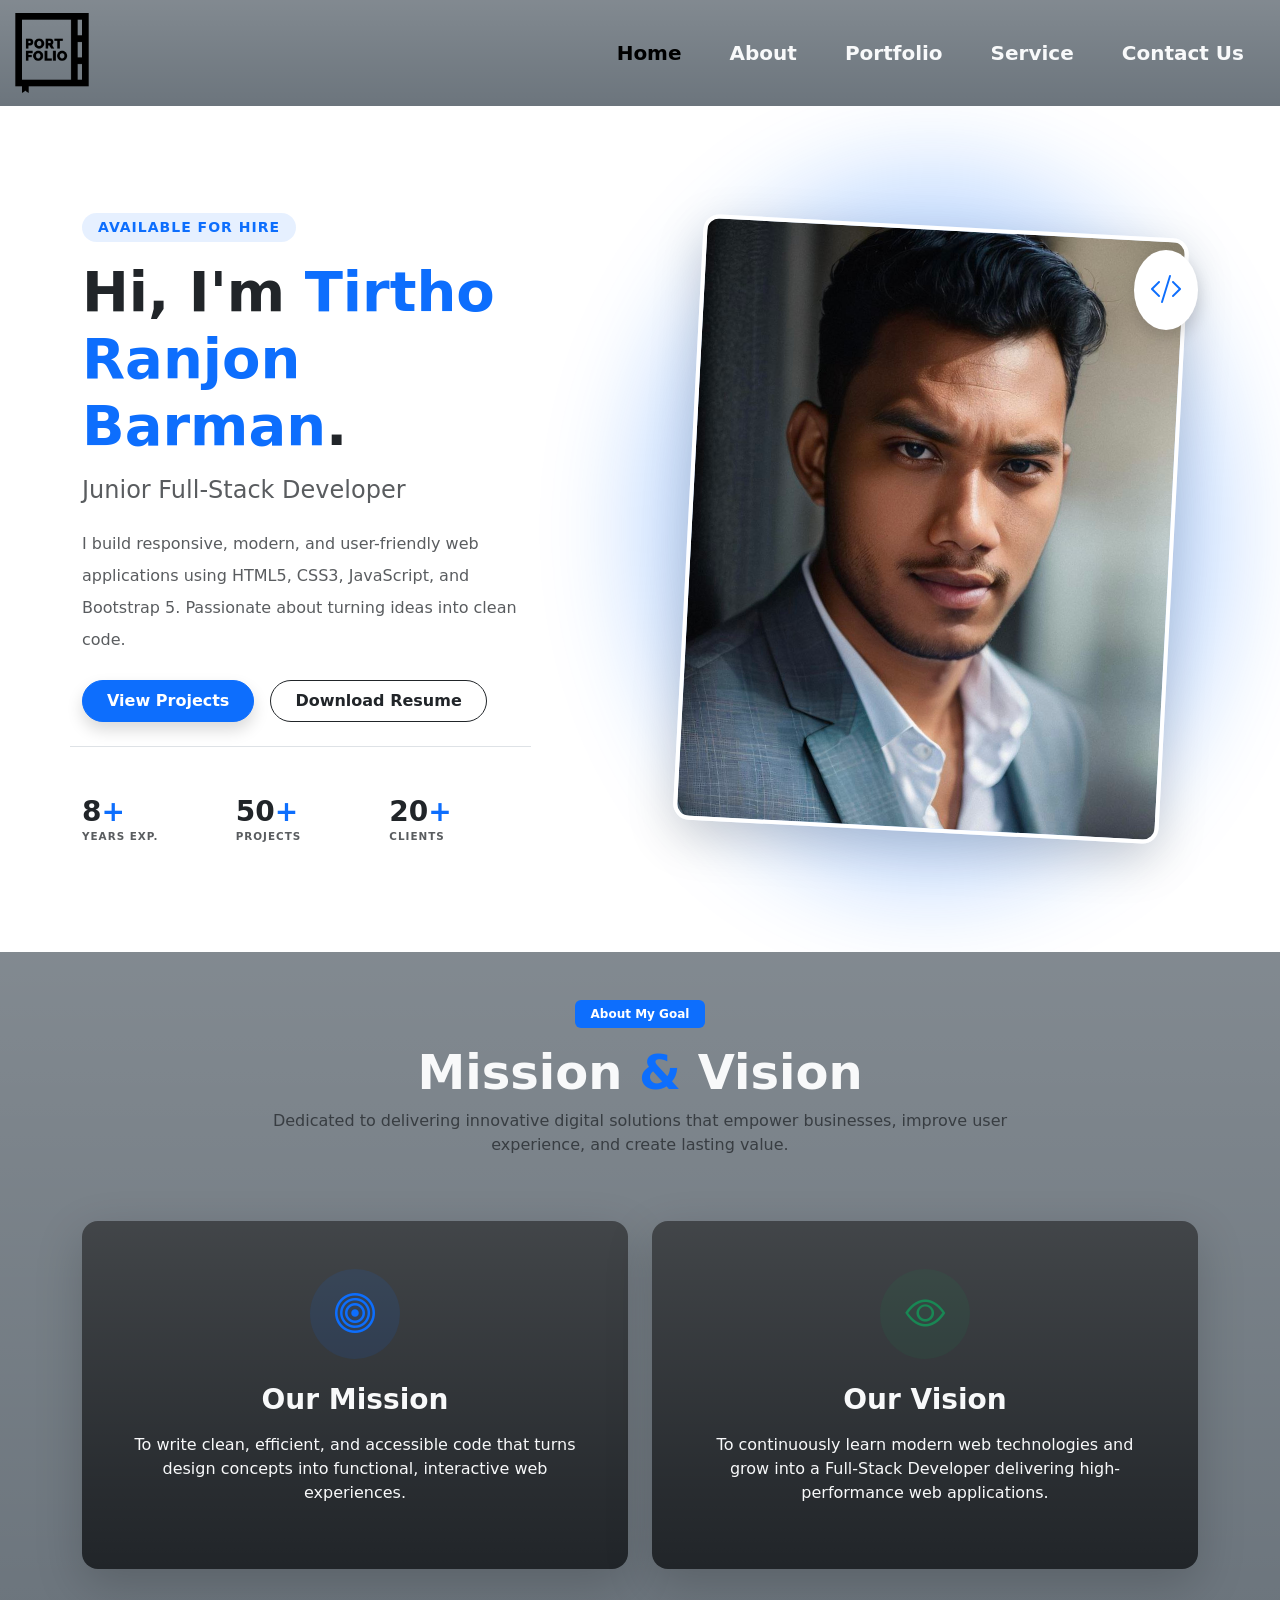
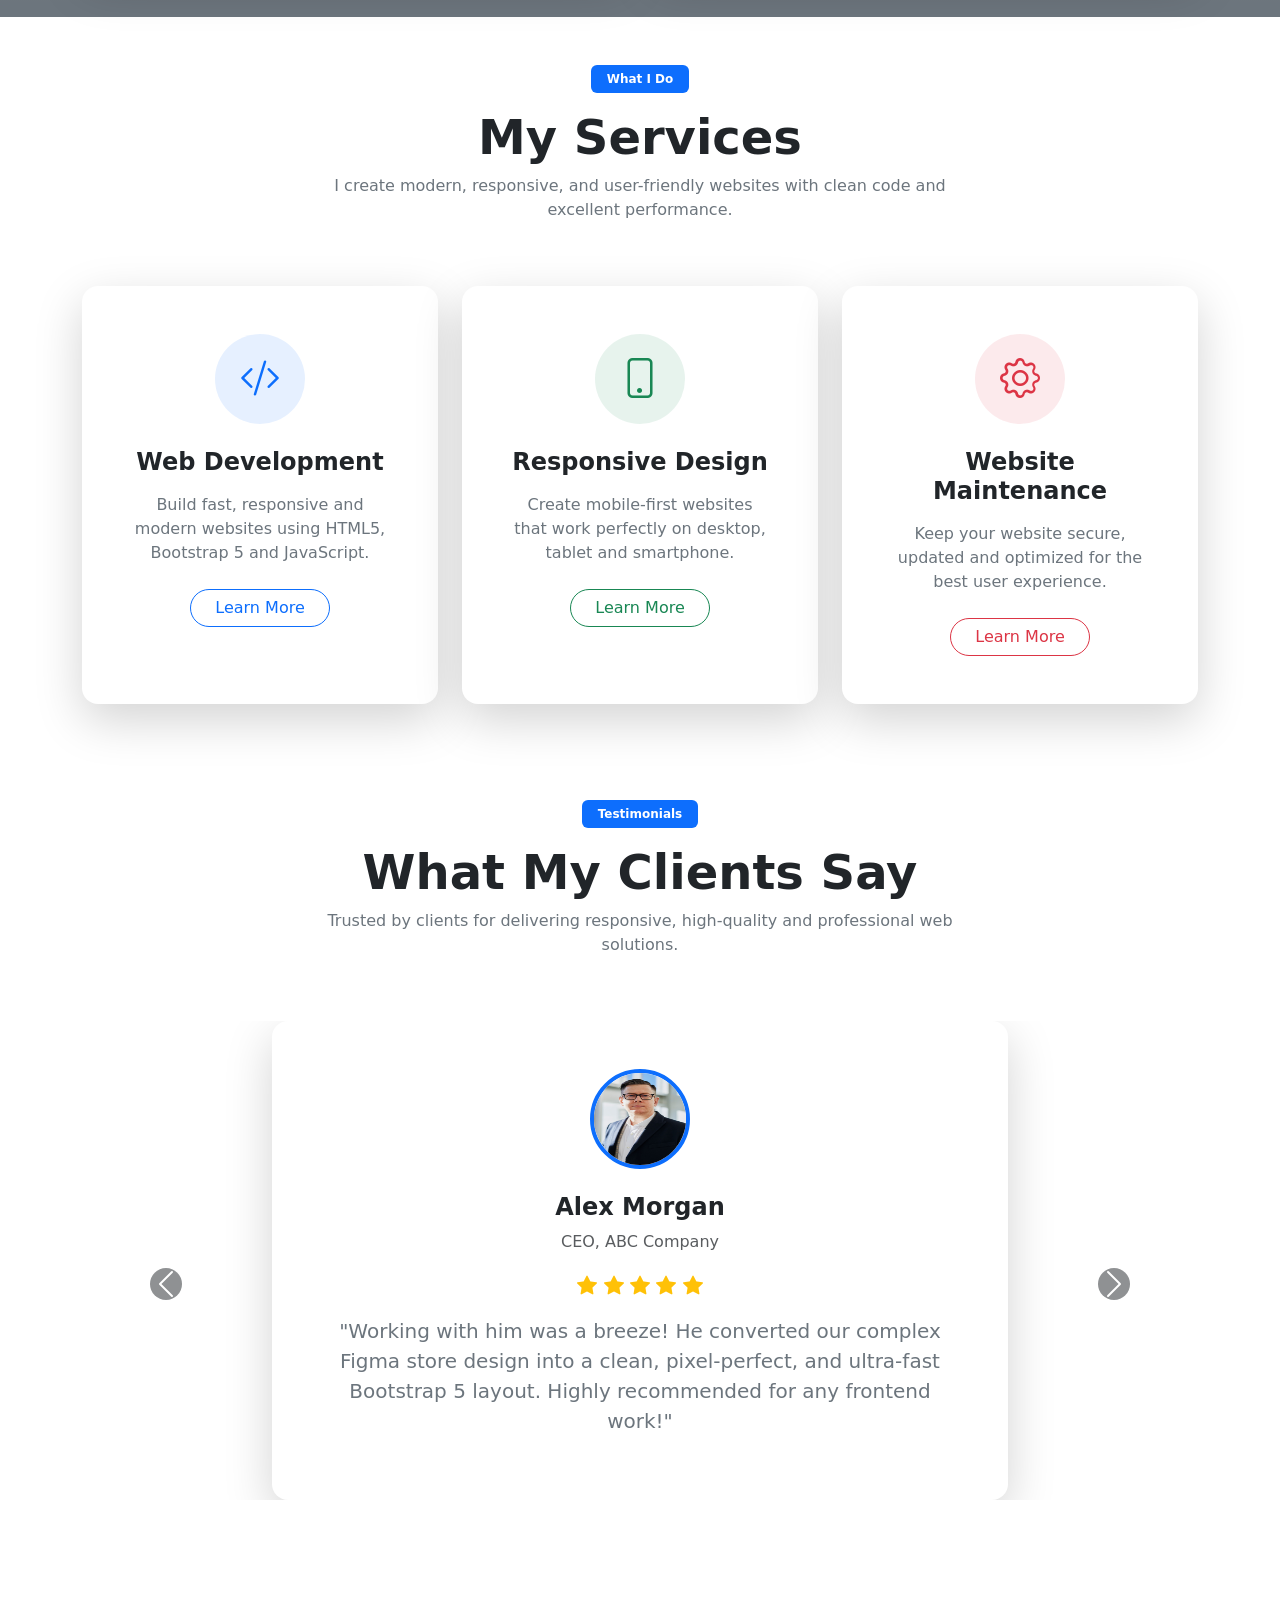
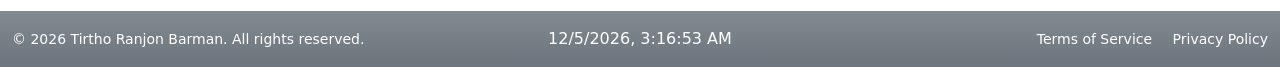
<file: index.html>
<!doctype html>
<html lang="en">
    <head>
        <meta charset="utf-8">
        <meta name="viewport" content="width=device-width, initial-scale=1">
        <title>Tirtho Portfolio</title>
        <link
            href="https://cdn.jsdelivr.net/npm/bootstrap@5.3.3/dist/css/bootstrap.min.css"
            rel="stylesheet"
            integrity="sha384-QWTKZyjpPEjISv5WaRU9OFeRpok6YctnYmDr5pNlyT2bRjXh0JMhjY6hW+ALEwIH"
            crossorigin="anonymous">
        <link rel="stylesheet"
            href="https://cdn.jsdelivr.net/npm/bootstrap-icons@1.11.3/font/bootstrap-icons.min.css">
        <link rel="stylesheet" href="./assets/css/style.css">
    </head>
    <body>
        <header id="header-section" class="bg-gradient bg-secondary">
            <div class="container-fluid p-0">
                <nav class="navbar navbar-expand-lg">
                    <div class="container-fluid">
                        <a class="navbar-brand " href="#"><img
                                src="./assets/img/logo.png" alt width="80px"
                                height="80px"></a>
                        <button class="navbar-toggler" type="button"
                            data-bs-toggle="collapse"
                            data-bs-target="#navbarNav"
                            aria-controls="navbarNav" aria-expanded="false"
                            aria-label="Toggle navigation">
                            <span class="navbar-toggler-icon"></span>
                        </button>
                        <div class="collapse navbar-collapse" id="navbarNav">
                            <ul class="navbar-nav ms-auto">
                                <li class="nav-item">
                                    <a
                                        class="nav-link active  fs-5 fw-bold mx-3  text-light"
                                        aria-current="page"
                                        href="index.html">Home</a>
                                </li>

                                <li class="nav-item">
                                    <a class="nav-link fs-5 fw-bold mx-3 text-light "
                                        href="about.html">About</a>
                                </li>
                                <li class="nav-item">
                                    <a class="nav-link fs-5 fw-bold mx-3  text-light"
                                        href="portfolio.html">Portfolio</a>
                                </li>
                                <li class="nav-item">
                                    <a class="nav-link fs-5 fw-bold mx-3 text-light "
                                        href="service.html">Service</a>
                                </li>
                                <li class="nav-item">
                                    <a class="nav-link fs-5 fw-bold mx-3  text-light"
                                        href="contact.html">Contact Us</a>
                                </li>
                            </ul>
                        </div>
                    </div>
                </nav>
            </div>
        </header>

        <!-- intro section -->
        <!-- Portfolio Intro Section -->
        <section class="py-5 overflow-hidden">
            <div class="container py-4 py-md-5">
                <div class="row g-5 align-items-center">

                    <!-- Text Content -->
                    <div class="col-lg-5 order-2 order-lg-1">
                        <div
                            class="d-inline-block px-3 py-1 bg-primary bg-opacity-10 text-primary rounded-pill fw-bold small tracking-wide mb-3">
                            AVAILABLE FOR HIRE
                        </div>
                        <h1 class="display-4 fw-bold mb-3">Hi, I'm <span
                                class="text-primary">Tirtho Ranjon
                                Barman</span>.</h1>
                        <h3 class="fw-medium text-muted mb-4 h4">Junior
                            Full-Stack Developer</h3>
                        <p class="lead text-muted mb-4 fs-6 lh-lg">I build
                            responsive, modern, and user-friendly web
                            applications using HTML5, CSS3, JavaScript, and
                            Bootstrap 5. Passionate about turning ideas into
                            clean code.</p>

                        <!-- CTA Buttons -->
                        <div class="d-flex flex-wrap gap-3 mb-5">
                            <a href="#projects"
                                class="btn btn-primary rounded-pill px-4 py-2 fw-bold shadow hover-lift">View
                                Projects</a>
                            <a href="#resume"
                                class="btn btn-outline-dark rounded-pill px-4 py-2 fw-bold hover-lift">Download
                                Resume</a>
                        </div>

                        <!-- Stats -->
                        <div class="row g-4 pt-4 border-top">
                            <div class="col-4">
                                <h3 class="fw-bold mb-0">8<span
                                        class="text-primary">+</span></h3>
                                <p
                                    class="text-muted fw-bold text-uppercase mb-0 tracking-wide"
                                    style="font-size: 0.65rem;">Years Exp.</p>
                            </div>
                            <div class="col-4">
                                <h3 class="fw-bold mb-0">50<span
                                        class="text-primary">+</span></h3>
                                <p
                                    class="text-muted fw-bold text-uppercase mb-0 tracking-wide"
                                    style="font-size: 0.65rem;">Projects</p>
                            </div>
                            <div class="col-4">
                                <h3 class="fw-bold mb-0">20<span
                                        class="text-primary">+</span></h3>
                                <p
                                    class="text-muted fw-bold text-uppercase mb-0 tracking-wide"
                                    style="font-size: 0.65rem;">Clients</p>
                            </div>
                        </div>
                    </div>

                    <!-- Image/Visual -->
                    <div class="col-lg-6 offset-lg-1 order-1 order-lg-2">
                        <div class="position-relative p-3 p-md-4">
                            <!-- Decorative Background Blob -->
                            <div
                                class="position-absolute top-50 start-50 translate-middle bg-primary rounded-circle opacity-25 z-0"
                                style="width: 110%; height: 110%; filter: blur(50px);"></div>

                            <!-- Profile Image Container -->
                            <div
                                class="position-relative z-1 rounded-4 overflow-hidden border border-4 border-white shadow-lg profile-img-wrapper">
                                <img
                                    src="./assets/img/photo_2024-08-25_20-53-10.jpg"
                                    alt="Alex Chen"
                                    class="img-fluid w-100 object-fit-cover"
                                    style="aspect-ratio: 4/5;">
                            </div>

                            <!-- Floating Badge (Hidden on very small screens) -->
                            <div
                                class="position-absolute top-0 end-0 mt-5 me-n2 z-2 bg-white rounded-circle shadow p-3 hover-lift d-none d-md-block">
                                <i
                                    class="bi bi-code-slash fs-2 text-primary"></i>
                            </div>
                        </div>
                    </div>

                </div>
            </div>
        </section>
        <!-- mission-vision -->
        <section id="mission-vision" class="py-5 bg-secondary bg-gradient">

            <div class="container">

                <div class="row justify-content-center mb-5">

                    <div class="col-lg-8 text-center">

                        <span class="badge bg-primary px-3 py-2 mb-3">
                            About My Goal
                        </span>

                        <h2 class="fw-bold display-5 text-light">
                            Mission <span class="text-primary">&amp;</span>
                            Vision
                        </h2>

                        <p class="text-muted ">
                            Dedicated to delivering innovative digital solutions
                            that
                            empower businesses, improve user experience, and
                            create
                            lasting value.
                        </p>

                    </div>

                </div>

                <div class="row g-4">

                    <!-- Mission -->

                    <div class="col-lg-6">

                        <div
                            class="card border-0 shadow-lg h-100 rounded-4 mission-card  bg-dark bg-gradient">

                            <div class="card-body p-5 text-center">

                                <div
                                    class="bg-primary bg-opacity-10 rounded-circle d-inline-flex justify-content-center align-items-center mb-4"
                                    style="width:90px;height:90px;">

                                    <i
                                        class="bi bi-bullseye text-primary fs-1"></i>

                                </div>

                                <h3 class="fw-bold mb-3 text-light">
                                    Our Mission
                                </h3>

                                <p class="text-light">

                                    To write clean, efficient, and accessible
                                    code that turns design concepts into
                                    functional, interactive web experiences.

                                </p>

                            </div>

                        </div>

                    </div>

                    <!-- Vision -->

                    <div class="col-lg-6">

                        <div
                            class="card border-0 shadow-lg h-100 rounded-4 mission-card bg-dark bg-gradient">

                            <div class="card-body p-5 text-center">

                                <div
                                    class="bg-success bg-opacity-10 rounded-circle d-inline-flex justify-content-center align-items-center mb-4"
                                    style="width:90px;height:90px;">

                                    <i class="bi bi-eye text-success fs-1"></i>

                                </div>

                                <h3 class="fw-bold mb-3 text-light" >
                                    Our Vision
                                </h3>

                                <p class="text-light">

                                    To continuously learn modern web
                                    technologies and grow into a Full-Stack
                                    Developer delivering high-performance web
                                    applications.

                                </p>

                            </div>

                        </div>

                    </div>

                </div>

            </div>

        </section>

        <!-- service section -->
        <section id="service" class="py-5 bg-gradient bg-">

            <div class="container">

                <!-- Section Title -->

                <div class="row justify-content-center mb-5">

                    <div class="col-lg-7 text-center">

                        <span class="badge bg-primary px-3 py-2 mb-3">
                            What I Do
                        </span>

                        <h2 class="fw-bold display-5">
                            My Services
                        </h2>

                        <p class="text-secondary">
                            I create modern, responsive, and user-friendly
                            websites
                            with clean code and excellent performance.
                        </p>

                    </div>

                </div>

                <!-- Service Cards -->

                <div class="row g-4">

                    <!-- Card 1 -->

                    <div class="col-lg-4 col-md-6">

                        <div class="card border-0 shadow-lg rounded-4 h-100">

                            <div class="card-body text-center p-5">

                                <div
                                    class="bg-primary bg-opacity-10 rounded-circle d-inline-flex justify-content-center align-items-center mb-4"
                                    style="width:90px;height:90px;">

                                    <i
                                        class="bi bi-code-slash fs-1 text-primary"></i>

                                </div>

                                <h4 class="fw-bold mb-3">
                                    Web Development
                                </h4>

                                <p class="text-secondary mb-4">
                                    Build fast, responsive and modern websites
                                    using
                                    HTML5, Bootstrap 5 and JavaScript.
                                </p>

                                <a href="#"
                                    class="btn btn-outline-primary rounded-pill px-4">
                                    Learn More
                                </a>

                            </div>

                        </div>

                    </div>

                    <!-- Card 2 -->

                    <div class="col-lg-4 col-md-6">

                        <div class="card border-0 shadow-lg rounded-4 h-100">

                            <div class="card-body text-center p-5">

                                <div
                                    class="bg-success bg-opacity-10 rounded-circle d-inline-flex justify-content-center align-items-center mb-4"
                                    style="width:90px;height:90px;">

                                    <i
                                        class="bi bi-phone fs-1 text-success"></i>

                                </div>

                                <h4 class="fw-bold mb-3">
                                    Responsive Design
                                </h4>

                                <p class="text-secondary mb-4">
                                    Create mobile-first websites that work
                                    perfectly
                                    on desktop, tablet and smartphone.
                                </p>

                                <a href="#"
                                    class="btn btn-outline-success rounded-pill px-4">
                                    Learn More
                                </a>

                            </div>

                        </div>

                    </div>

                    <!-- Card 3 -->

                    <div class="col-lg-4 col-md-6 mx-md-auto">

                        <div class="card border-0 shadow-lg rounded-4 h-100">

                            <div class="card-body text-center p-5">

                                <div
                                    class="bg-danger bg-opacity-10 rounded-circle d-inline-flex justify-content-center align-items-center mb-4"
                                    style="width:90px;height:90px;">

                                    <i class="bi bi-gear fs-1 text-danger"></i>

                                </div>

                                <h4 class="fw-bold mb-3">
                                    Website Maintenance
                                </h4>

                                <p class="text-secondary mb-4">
                                    Keep your website secure, updated and
                                    optimized
                                    for the best user experience.
                                </p>

                                <a href="#"
                                    class="btn btn-outline-danger rounded-pill px-4">
                                    Learn More
                                </a>

                            </div>

                        </div>

                    </div>

                </div>

            </div>

        </section>

        <!-- feedback section  -->
        <section id="client_feedback" class="py-5">

            <div class="container">

                <!-- Section Title -->

                <div class="row justify-content-center mb-5">

                    <div class="col-lg-7 text-center">

                        <span class="badge bg-primary px-3 py-2 mb-3">
                            Testimonials
                        </span>

                        <h2 class="fw-bold display-5">
                            What My Clients Say
                        </h2>

                        <p class="text-secondary">
                            Trusted by clients for delivering responsive,
                            high-quality
                            and professional web solutions.
                        </p>

                    </div>

                </div>

                <!-- Carousel -->

                <div id="testimonialCarousel" class="carousel slide"
                    data-bs-ride="carousel">

                    <div class="carousel-inner">

                        <!-- Item 1 -->

                        <div class="carousel-item active">

                            <div class="row justify-content-center">

                                <div class="col-lg-8">

                                    <div
                                        class="card border-0 shadow-lg rounded-4">

                                        <div class="card-body text-center p-5">

                                            <img
                                                src="./assets/img/client 1.jpg"
                                                class="rounded-circle border border-4 border-primary mb-4"
                                                width="100" height="100"
                                                alt="Client">

                                            <h4 class="fw-bold">
                                                Alex Morgan
                                            </h4>

                                            <p class="text-muted">
                                                CEO, ABC Company
                                            </p>

                                            <div class="text-warning fs-5 mb-3">
                                                <i class="bi bi-star-fill"></i>
                                                <i class="bi bi-star-fill"></i>
                                                <i class="bi bi-star-fill"></i>
                                                <i class="bi bi-star-fill"></i>
                                                <i class="bi bi-star-fill"></i>
                                            </div>

                                            <p class="lead text-secondary">
                                                "Working with him was a breeze! He converted our complex Figma store design into a clean, pixel-perfect, and ultra-fast Bootstrap 5 layout. Highly recommended for any frontend work!"
                                            </p>

                                        </div>

                                    </div>

                                </div>

                            </div>

                        </div>

                        <!-- Item 2 -->

                        <div class="carousel-item">

                            <div class="row justify-content-center">

                                <div class="col-lg-8">

                                    <div
                                        class="card border-0 shadow-lg rounded-4">

                                        <div class="card-body text-center p-5">

                                            <img
                                                src="./assets/img/client 2.jpg"
                                                class="rounded-circle border border-4 border-success mb-4"
                                                width="100" height="100"
                                                alt="Client">

                                            <h4 class="fw-bold">
                                                David Chen
                                            </h4>

                                            <p class="text-muted">
                                                Project Manager
                                            </p>

                                            <div class="text-warning fs-5 mb-3">
                                                <i class="bi bi-star-fill"></i>
                                                <i class="bi bi-star-fill"></i>
                                                <i class="bi bi-star-fill"></i>
                                                <i class="bi bi-star-fill"></i>
                                                <i class="bi bi-star-fill"></i>
                                            </div>

                                            <p class="lead text-secondary">
                                                "He fixed several CSS layout glitches on our web app and redesigned our hero section. His attention to detail and clean JavaScript code really boosted our site's user experience."
                                            </p>

                                        </div>

                                    </div>

                                </div>

                            </div>

                        </div>

                        <!-- Item 3 -->

                        <div class="carousel-item">

                            <div class="row justify-content-center">

                                <div class="col-lg-8">

                                    <div
                                        class="card border-0 shadow-lg rounded-4">

                                        <div class="card-body text-center p-5">

                                            <img
                                                src="./assets/img/client 3.jpg"
                                                class="rounded-circle border border-4 border-danger mb-4"
                                                width="100" height="100"
                                                alt="Client">

                                            <h4 class="fw-bold">
                                                Sophia Martinez
                                            </h4>

                                            <p class="text-muted">
                                                Business Owner
                                            </p>

                                            <div class="text-warning fs-5 mb-3">
                                                <i class="bi bi-star-fill"></i>
                                                <i class="bi bi-star-fill"></i>
                                                <i class="bi bi-star-fill"></i>
                                                <i class="bi bi-star-fill"></i>
                                                <i class="bi bi-star-fill"></i>
                                            </div>

                                            <p class="lead text-secondary">
                                                "Delivered a stunning dark-theme portfolio site right on schedule! The animations and mobile responsiveness were top-notch. Will definitely hire him again for future web projects."
                                            </p>

                                        </div>

                                    </div>

                                </div>

                            </div>

                        </div>

                    </div>

                    <!-- Controls -->

                    <button class="carousel-control-prev" type="button"
                        data-bs-target="#testimonialCarousel"
                        data-bs-slide="prev">

                        <span
                            class="carousel-control-prev-icon bg-dark rounded-circle p-3"></span>

                    </button>

                    <button class="carousel-control-next" type="button"
                        data-bs-target="#testimonialCarousel"
                        data-bs-slide="next">

                        <span
                            class="carousel-control-next-icon bg-dark rounded-circle p-3"></span>

                    </button>

                    <!-- Indicators -->

                    <div class="carousel-indicators position-static mt-4">

                        <button type="button"
                            data-bs-target="#testimonialCarousel"
                            data-bs-slide-to="0" class="active"></button>

                        <button type="button"
                            data-bs-target="#testimonialCarousel"
                            data-bs-slide-to="1"></button>

                        <button type="button"
                            data-bs-target="#testimonialCarousel"
                            data-bs-slide-to="2"></button>

                    </div>

                </div>

            </div>

        </section>
        <footer class="bg-gradient bg-secondary py-3">
            <div class="container-fluid">
                <div class="row align-items-center">
                    <div
                        class="col-md-4 text-center text-md-start small text-white mb-3 mb-md-0">
                        &copy; 2026 Tirtho Ranjon Barman. All rights reserved.
                    </div>

                    <div id="time" class="col-md-4 text-center text-white">time</div>
                    <div class="col-md-4 text-center text-md-end small">
                        <a href="#"
                            class="text-white text-decoration-none me-3 hover-white">Terms
                            of Service</a>
                        <a href="#"
                            class="text-white text-decoration-none hover-white">Privacy
                            Policy</a>
                    </div>
                </div>
            </div>
        </footer>
        <script src="./assets/js/main.js"></script>
        <script
            src="https://cdn.jsdelivr.net/npm/bootstrap@5.2.3/dist/js/bootstrap.bundle.min.js"
            integrity="sha384-kenU1KFdBIe4zVF0s0G1M5b4hcpxyD9F7jL+jjXkk+Q2h455rYXK/7HAuoJl+0I4"
            crossorigin="anonymous"></script>
    </body>
</html>
</file>
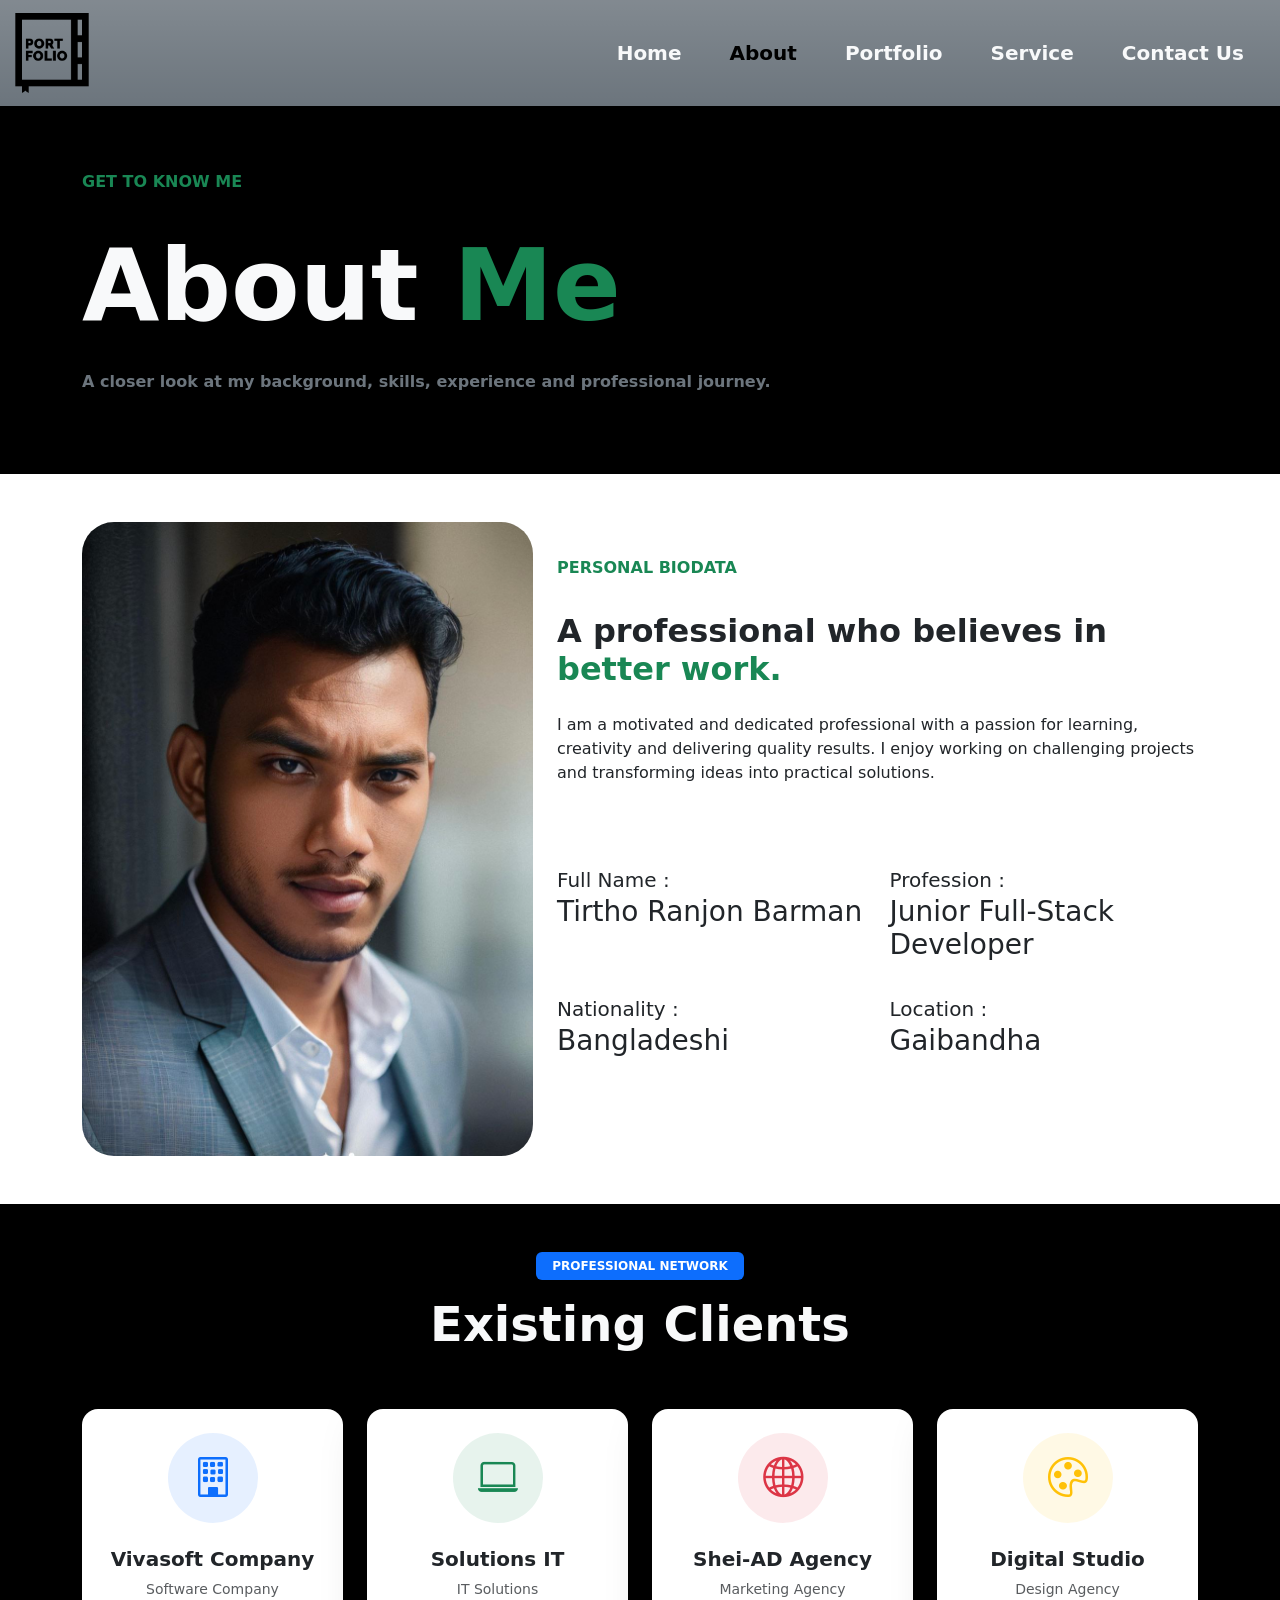
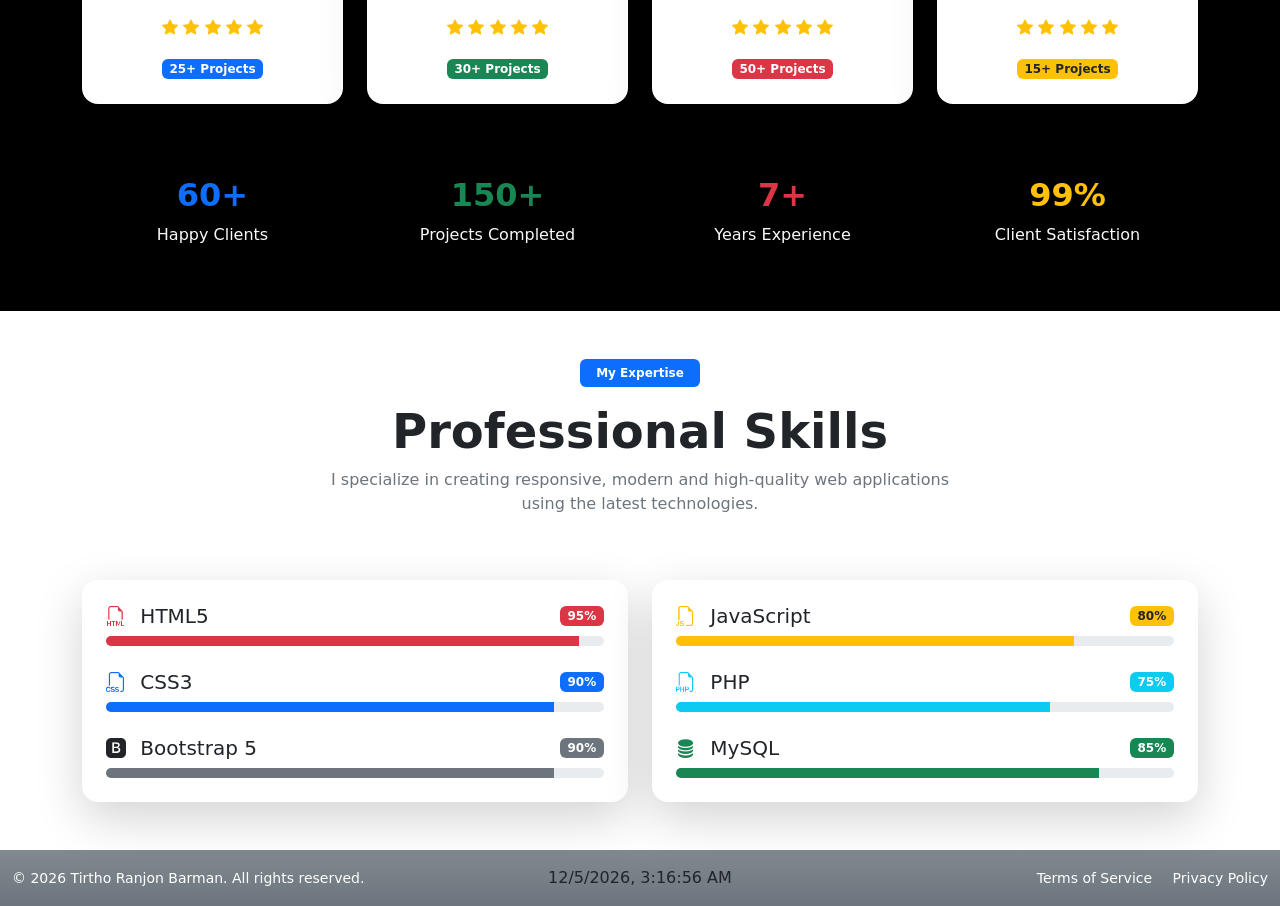
<file: about.html>
<!doctype html>
<html lang="en">
    <head>
        <meta charset="utf-8">
        <meta name="viewport" content="width=device-width, initial-scale=1">
        <title>Tirtho Portfolio</title>
        <link
            href="https://cdn.jsdelivr.net/npm/bootstrap@5.3.3/dist/css/bootstrap.min.css"
            rel="stylesheet"
            integrity="sha384-QWTKZyjpPEjISv5WaRU9OFeRpok6YctnYmDr5pNlyT2bRjXh0JMhjY6hW+ALEwIH"
            crossorigin="anonymous">
        <link rel="stylesheet"
            href="https://cdn.jsdelivr.net/npm/bootstrap-icons@1.11.3/font/bootstrap-icons.min.css">
        <link rel="stylesheet" href="./assets/css/style.css">
    </head>
    <body>
        <header id="header-section" class="bg-gradient bg-secondary">
            <div class="container-fluid p-0">
                <nav class="navbar navbar-expand-lg">
                    <div class="container-fluid">
                        <a class="navbar-brand" href="#"><img
                                src="./assets/img/logo.png" alt width="80px"
                                height="80px"></a>
                        <button class="navbar-toggler" type="button"
                            data-bs-toggle="collapse"
                            data-bs-target="#navbarNav"
                            aria-controls="navbarNav" aria-expanded="false"
                            aria-label="Toggle navigation">
                            <span class="navbar-toggler-icon"></span>
                        </button>
                        <div class="collapse navbar-collapse" id="navbarNav">
                            <ul class="navbar-nav ms-auto">
                                <li class="nav-item">
                                    <a
                                        class="nav-link   fs-5 fw-bold mx-3 text-light"
                                        aria-current="page"
                                        href="index.html">Home</a>
                                </li>

                                <li class="nav-item">
                                    <a class="nav-link fs-5 fw-bold mx-3 active text-light"
                                        href="about.html">About</a>
                                </li>
                                <li class="nav-item">
                                    <a class="nav-link fs-5 fw-bold mx-3 text-light"
                                        href="portfolio.html">Portfolio</a>
                                </li>
                                <li class="nav-item">
                                    <a class="nav-link fs-5 fw-bold mx-3 text-light"
                                        href="service.html">Service</a>
                                </li>
                                <li class="nav-item">
                                    <a class="nav-link fs-5 fw-bold mx-3 text-light"
                                        href="contact.html">Contact Us</a>
                                </li>
                            </ul>
                        </div>
                    </div>
                </nav>
            </div>
        </header>

        <section id="breadcamb-section" class="bg-black py-5">
            <div class="container">
                <div class=" text-light ">
                    <p class="py-3 text-success fw-bolder">GET TO KNOW ME</p>
                    <h1 class="fw-bolder" style="font-size: 100px;">About <span
                            class="text-success ">Me</span></h1>
                    <p class="py-3 text-secondary fw-bold">A closer look at my
                        background, skills, experience and professional
                        journey.</p>
                </div>
            </div>
        </section>
        <!-- personal biodata  -->
        <section id="personal-biodata" class="py-5">
            <div class="container">
                <div class="row align-items-center">
                    <div class="col-md-5 col-sm-12">
                        <div class="card-img">
                            <img
                                src="./assets/img/photo_2024-08-25_20-53-10.jpg"
                                alt class="w-100 rounded-5">
                        </div>
                    </div>

                    <div class="col-md-7 col-sm-12">
                        <div class>
                            <p class="fw-bold text-success py-3">PERSONAL
                                BIODATA</p>
                            <h2 class="fw-bold">A professional who believes in
                                <span class="text-success">better
                                    work.</span></h2>
                            <p class="py-3">I am a motivated and dedicated
                                professional with
                                a passion for learning, creativity and
                                delivering quality results. I enjoy working on
                                challenging projects and transforming ideas into
                                practical solutions.</p>

                            <!-- Biodata -->
                            <div class="row biodata-row py-5">

                                <div class="col-md-6 biodata-item">
                                    <small class="fs-5 ">Full Name :</small>
                                    <h6 class="fs-3">Tirtho Ranjon Barman</h6>
                                </div>

                                <div class="col-md-6 biodata-item">
                                    <small class="fs-5 ">Profession :</small>
                                    <h6 class="fs-3">Junior Full-Stack
                                        Developer</h6>
                                </div>

                                <div class="col-md-6 biodata-item py-4">
                                    <small class="fs-5 ">Nationality :</small>
                                    <h6 class="fs-3">Bangladeshi</h6>
                                </div>

                                <div class="col-md-6 biodata-item py-4">
                                    <small class="fs-5 ">Location :</small>
                                    <h6 class="fs-3">Gaibandha</h6>
                                </div>

                            </div>
                        </div>

                    </div>
                </div>
            </div>
        </section>

        <!-- existiong client section  -->
        <section id="existing-clint" class="py-5 bg-black">

            <div class="container">

                <!-- Section Heading -->

                <div class="row justify-content-center mb-5">

                    <div class="col-lg-7 text-center">

                        <span class="badge bg-primary px-3 py-2 mb-3">
                            PROFESSIONAL NETWORK
                        </span>

                        <h2 class="display-5 fw-bold text-light">
                            Existing Clients
                        </h2>

                        <!-- <p class="text-secondary">
                            Proud to collaborate with businesses, startups and
                            organizations
                            by delivering modern and reliable web solutions.
                        </p> -->

                    </div>

                </div>

                <!-- Client Cards -->

                <div class="row g-4">

                    <!-- Client 1 -->

                    <div class="col-lg-3 col-md-6">

                        <div class="card border-0 shadow-lg rounded-4 h-100">

                            <div class="card-body text-center p-4">

                                <div
                                    class="bg-primary bg-opacity-10 rounded-circle d-inline-flex justify-content-center align-items-center mb-4"
                                    style="width:90px;height:90px;">

                                    <i
                                        class="bi bi-building fs-1 text-primary"></i>

                                </div>

                                <h5 class="fw-bold">
                                    Vivasoft Company
                                </h5>

                                <p class="text-muted small">
                                    Software Company
                                </p>

                                <div class="text-warning mb-3">
                                    <i class="bi bi-star-fill"></i>
                                    <i class="bi bi-star-fill"></i>
                                    <i class="bi bi-star-fill"></i>
                                    <i class="bi bi-star-fill"></i>
                                    <i class="bi bi-star-fill"></i>
                                </div>

                                <span class="badge bg-primary">
                                    25+ Projects
                                </span>

                            </div>

                        </div>

                    </div>

                    <!-- Client 2 -->

                    <div class="col-lg-3 col-md-6">

                        <div class="card border-0 shadow-lg rounded-4 h-100">

                            <div class="card-body text-center p-4">

                                <div
                                    class="bg-success bg-opacity-10 rounded-circle d-inline-flex justify-content-center align-items-center mb-4"
                                    style="width:90px;height:90px;">

                                    <i
                                        class="bi bi-laptop fs-1 text-success"></i>

                                </div>

                                <h5 class="fw-bold">
                                    Solutions IT
                                </h5>

                                <p class="text-muted small">
                                    IT Solutions
                                </p>

                                <div class="text-warning mb-3">
                                    <i class="bi bi-star-fill"></i>
                                    <i class="bi bi-star-fill"></i>
                                    <i class="bi bi-star-fill"></i>
                                    <i class="bi bi-star-fill"></i>
                                    <i class="bi bi-star-fill"></i>
                                </div>

                                <span class="badge bg-success">
                                    30+ Projects
                                </span>

                            </div>

                        </div>

                    </div>

                    <!-- Client 3 -->

                    <div class="col-lg-3 col-md-6">

                        <div class="card border-0 shadow-lg rounded-4 h-100">

                            <div class="card-body text-center p-4">

                                <div
                                    class="bg-danger bg-opacity-10 rounded-circle d-inline-flex justify-content-center align-items-center mb-4"
                                    style="width:90px;height:90px;">

                                    <i
                                        class="bi bi-globe2 fs-1 text-danger"></i>

                                </div>

                                <h5 class="fw-bold">
                                    Shei-AD Agency
                                </h5>

                                <p class="text-muted small">
                                    Marketing Agency
                                </p>

                                <div class="text-warning mb-3">
                                    <i class="bi bi-star-fill"></i>
                                    <i class="bi bi-star-fill"></i>
                                    <i class="bi bi-star-fill"></i>
                                    <i class="bi bi-star-fill"></i>
                                    <i class="bi bi-star-fill"></i>
                                </div>

                                <span class="badge bg-danger">
                                    50+ Projects
                                </span>

                            </div>

                        </div>

                    </div>

                    <!-- Client 4 -->

                    <div class="col-lg-3 col-md-6">

                        <div class="card border-0 shadow-lg rounded-4 h-100">

                            <div class="card-body text-center p-4">

                                <div
                                    class="bg-warning bg-opacity-10 rounded-circle d-inline-flex justify-content-center align-items-center mb-4"
                                    style="width:90px;height:90px;">

                                    <i
                                        class="bi bi-palette fs-1 text-warning"></i>

                                </div>

                                <h5 class="fw-bold">
                                    Digital Studio
                                </h5>

                                <p class="text-muted small">
                                    Design Agency
                                </p>

                                <div class="text-warning mb-3">
                                    <i class="bi bi-star-fill"></i>
                                    <i class="bi bi-star-fill"></i>
                                    <i class="bi bi-star-fill"></i>
                                    <i class="bi bi-star-fill"></i>
                                    <i class="bi bi-star-fill"></i>
                                </div>

                                <span class="badge bg-warning text-dark">
                                    15+ Projects
                                </span>

                            </div>

                        </div>

                    </div>

                </div>

                <!-- Statistics -->

                <div class="row text-center mt-5 g-4">

                    <div class="col-md-3">
                        <h2 class="fw-bold text-primary">60+</h2>
                        <p class="text-light">Happy Clients</p>
                    </div>

                    <div class="col-md-3">
                        <h2 class="fw-bold text-success">150+</h2>
                        <p class="text-light">Projects Completed</p>
                    </div>

                    <div class="col-md-3">
                        <h2 class="fw-bold text-danger">7+</h2>
                        <p class="text-light">Years Experience</p>
                    </div>

                    <div class="col-md-3">
                        <h2 class="fw-bold text-warning">99%</h2>
                        <p class="text-light">Client Satisfaction</p>
                    </div>

                </div>

            </div>

        </section>

        <!-- skill experience section  -->
        <section id="skill" class="py-5">

            <div class="container">

                <!-- Section Heading -->

                <div class="row justify-content-center mb-5">

                    <div class="col-lg-7 text-center">

                        <span class="badge bg-primary px-3 py-2 mb-3">
                            My Expertise
                        </span>

                        <h2 class="fw-bold display-5">
                            Professional Skills
                        </h2>

                        <p class="text-secondary">
                            I specialize in creating responsive, modern and
                            high-quality
                            web applications using the latest technologies.
                        </p>

                    </div>

                </div>

                <div class="row g-4">

                    <!-- Left Column -->

                    <div class="col-lg-6">

                        <div class="card border-0 shadow-lg rounded-4">

                            <div class="card-body p-4">

                                <!-- HTML -->

                                <div
                                    class="d-flex justify-content-between align-items-center mb-2">

                                    <h5 class="mb-0">
                                        <i
                                            class="bi bi-filetype-html text-danger me-2"></i>
                                        HTML5
                                    </h5>

                                    <span class="badge bg-danger">
                                        95%
                                    </span>

                                </div>

                                <div class="progress rounded-pill mb-4"
                                    style="height:10px;">

                                    <div class="progress-bar bg-danger"
                                        style="width:95%"></div>

                                </div>

                                <!-- CSS -->

                                <div
                                    class="d-flex justify-content-between align-items-center mb-2">

                                    <h5 class="mb-0">
                                        <i
                                            class="bi bi-filetype-css text-primary me-2"></i>
                                        CSS3
                                    </h5>

                                    <span class="badge bg-primary">
                                        90%
                                    </span>

                                </div>

                                <div class="progress rounded-pill mb-4"
                                    style="height:10px;">

                                    <div class="progress-bar bg-primary"
                                        style="width:90%"></div>

                                </div>

                                <!-- Bootstrap -->

                                <div
                                    class="d-flex justify-content-between align-items-center mb-2">

                                    <h5 class="mb-0">
                                        <i
                                            class="bi bi-bootstrap-fill text-purple me-2"></i>
                                        Bootstrap 5
                                    </h5>

                                    <span class="badge bg-secondary">
                                        90%
                                    </span>

                                </div>

                                <div class="progress rounded-pill"
                                    style="height:10px;">

                                    <div class="progress-bar bg-secondary"
                                        style="width:90%"></div>

                                </div>

                            </div>

                        </div>

                    </div>

                    <!-- Right Column -->

                    <div class="col-lg-6">

                        <div class="card border-0 shadow-lg rounded-4">

                            <div class="card-body p-4">

                                <!-- JavaScript -->

                                <div
                                    class="d-flex justify-content-between align-items-center mb-2">

                                    <h5 class="mb-0">
                                        <i
                                            class="bi bi-filetype-js text-warning me-2"></i>
                                        JavaScript
                                    </h5>

                                    <span class="badge bg-warning text-dark">
                                        80%
                                    </span>

                                </div>

                                <div class="progress rounded-pill mb-4"
                                    style="height:10px;">

                                    <div class="progress-bar bg-warning"
                                        style="width:80%"></div>

                                </div>

                                <!-- PHP -->

                                <div
                                    class="d-flex justify-content-between align-items-center mb-2">

                                    <h5 class="mb-0">
                                        <i
                                            class="bi bi-filetype-php text-info me-2"></i>
                                        PHP
                                    </h5>

                                    <span class="badge bg-info">
                                        75%
                                    </span>

                                </div>

                                <div class="progress rounded-pill mb-4"
                                    style="height:10px;">

                                    <div class="progress-bar bg-info"
                                        style="width:75%"></div>

                                </div>

                                <!-- MySQL -->

                                <div
                                    class="d-flex justify-content-between align-items-center mb-2">

                                    <h5 class="mb-0">
                                        <i
                                            class="bi bi-database-fill text-success me-2"></i>
                                        MySQL
                                    </h5>

                                    <span class="badge bg-success">
                                        85%
                                    </span>

                                </div>

                                <div class="progress rounded-pill"
                                    style="height:10px;">

                                    <div class="progress-bar bg-success"
                                        style="width:85%"></div>

                                </div>

                            </div>

                        </div>

                    </div>

                </div>

            </div>

        </section>
        <footer class="bg-gradient bg-secondary py-3">
            <div class="container-fluid">
                <div class="row align-items-center">
                    <div
                        class="col-md-4 text-center text-md-start small text-white mb-3 mb-md-0">
                        &copy; 2026 Tirtho Ranjon Barman. All rights reserved.
                    </div>

                    <div id="time" class="col-md-4 text-center">time</div>
                    <div class="col-md-4 text-center text-md-end small">
                        <a href="#"
                            class="text-white text-decoration-none me-3 hover-white">Terms
                            of Service</a>
                        <a href="#"
                            class="text-white text-decoration-none hover-white">Privacy
                            Policy</a>
                    </div>
                </div>
            </div>
        </footer>
        <script src="./assets/js/main.js"></script>
        <script
            src="https://cdn.jsdelivr.net/npm/bootstrap@5.2.3/dist/js/bootstrap.bundle.min.js"
            integrity="sha384-kenU1KFdBIe4zVF0s0G1M5b4hcpxyD9F7jL+jjXkk+Q2h455rYXK/7HAuoJl+0I4"
            crossorigin="anonymous"></script>
    </body>
</html>
</file>
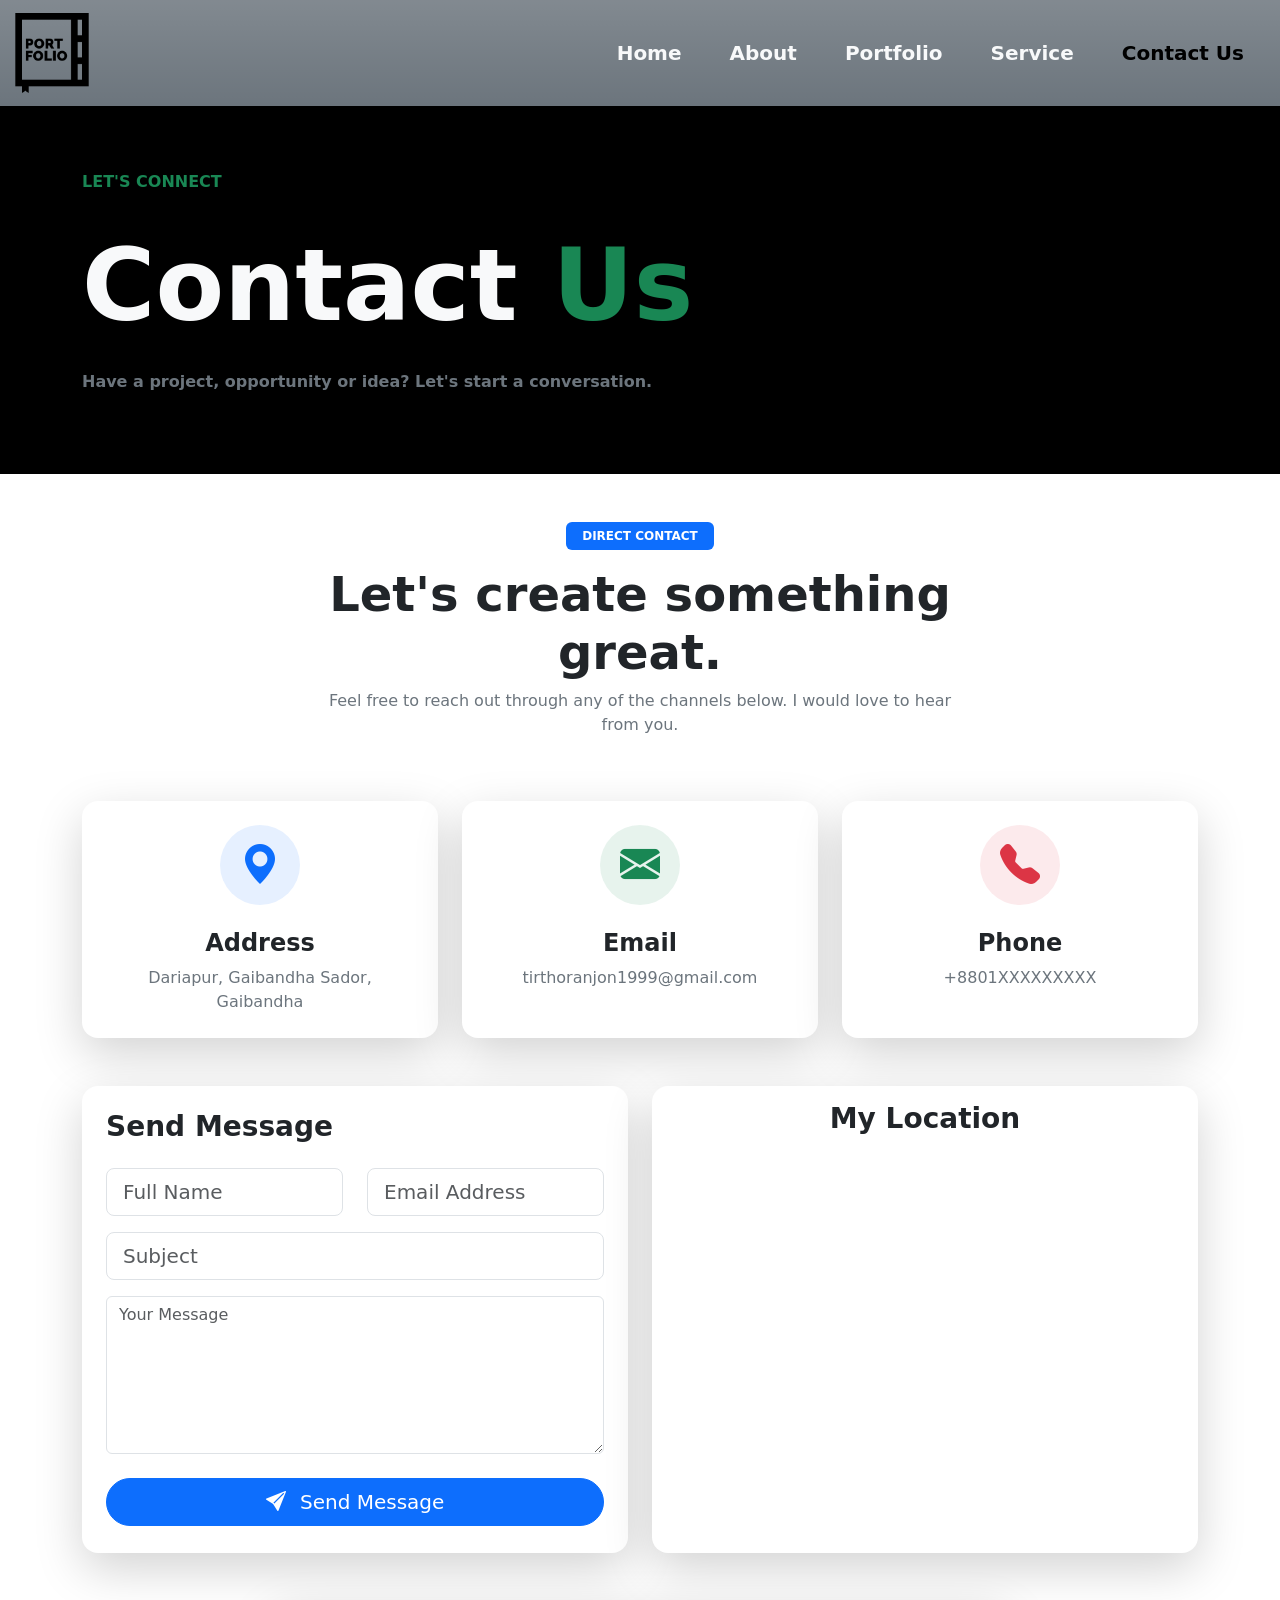
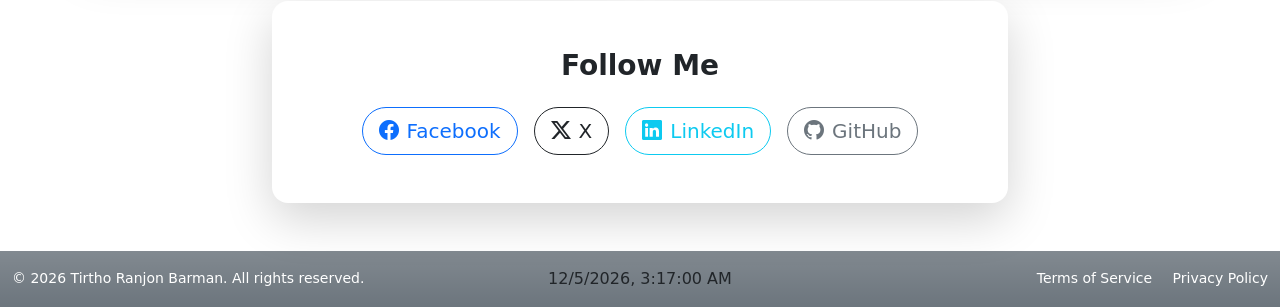
<file: contact.html>
<!doctype html>
<html lang="en">
    <head>
        <meta charset="utf-8">
        <meta name="viewport" content="width=device-width, initial-scale=1">
        <title>Tirtho Portfolio</title>
        <link
            href="https://cdn.jsdelivr.net/npm/bootstrap@5.3.3/dist/css/bootstrap.min.css"
            rel="stylesheet"
            integrity="sha384-QWTKZyjpPEjISv5WaRU9OFeRpok6YctnYmDr5pNlyT2bRjXh0JMhjY6hW+ALEwIH"
            crossorigin="anonymous">
        <link rel="stylesheet"
            href="https://cdn.jsdelivr.net/npm/bootstrap-icons@1.11.3/font/bootstrap-icons.min.css">
        <link rel="stylesheet" href="./assets/css/style.css">
    </head>
    <body>
        <header id="header-section" class="bg-gradient bg-secondary">
            <div class="container-fluid p-0">
                <nav class="navbar navbar-expand-lg">
                    <div class="container-fluid">
                        <a class="navbar-brand" href="#"><img
                                src="./assets/img/logo.png" alt width="80px"
                                height="80px"></a>
                        <button class="navbar-toggler" type="button"
                            data-bs-toggle="collapse"
                            data-bs-target="#navbarNav"
                            aria-controls="navbarNav" aria-expanded="false"
                            aria-label="Toggle navigation">
                            <span class="navbar-toggler-icon"></span>
                        </button>
                        <div class="collapse navbar-collapse" id="navbarNav">
                            <ul class="navbar-nav ms-auto">
                                <li class="nav-item">
                                    <a
                                        class="nav-link   fs-5 fw-bold mx-3 text-light"
                                        aria-current="page"
                                        href="index.html">Home</a>
                                </li>

                                <li class="nav-item">
                                    <a class="nav-link fs-5 fw-bold mx-3 text-light"
                                        href="about.html">About</a>
                                </li>
                                <li class="nav-item">
                                    <a class="nav-link fs-5 fw-bold mx-3 text-light"
                                        href="portfolio.html">Portfolio</a>
                                </li>
                                <li class="nav-item">
                                    <a class="nav-link fs-5 fw-bold mx-3 text-light"
                                        href="service.html">Service</a>
                                </li>
                                <li class="nav-item">
                                    <a class="nav-link fs-5 fw-bold mx-3 active text-light"
                                        href="contact.html">Contact Us</a>
                                </li>
                            </ul>
                        </div>
                    </div>
                </nav>
            </div>
        </header>

        <section id="breadcamb-section" class="bg-black py-5">
            <div class="container">
                <div class=" text-light ">
                    <p class="py-3 text-success fw-bolder">LET'S CONNECT</p>
                    <h1 class="fw-bolder" style="font-size: 100px;">Contact
                        <span
                            class="text-success ">Us</span></h1>
                    <p class="py-3 text-secondary fw-bold">Have a project,
                        opportunity or idea? Let's start a conversation.</p>
                </div>
            </div>
        </section>

        <!-- contact us section  -->

        <section id="contact-us" class="py-5">

            <div class="container">

                <!-- Section Heading -->

                <div class="row justify-content-center mb-5">

                    <div class="col-lg-7 text-center">

                        <span class="badge bg-primary px-3 py-2 mb-3">
                            DIRECT CONTACT
                        </span>

                        <h2 class="display-5 fw-bold">
                            Let's create something great.
                        </h2>

                        <p class="text-secondary">
                            Feel free to reach out through any of the channels below. I would love to hear from you.
                        </p>

                    </div>

                </div>

                <!-- Contact Info -->

                <div class="row g-4 mb-5">

                    <div class="col-lg-4 col-md-6">

                        <div class="card border-0 shadow-lg rounded-4 h-100">

                            <div class="card-body text-center p-4">

                                <div
                                    class="bg-primary bg-opacity-10 rounded-circle d-inline-flex justify-content-center align-items-center mb-4"
                                    style="width:80px;height:80px;">

                                    <i
                                        class="bi bi-geo-alt-fill fs-1 text-primary"></i>

                                </div>

                                <h4 class="fw-bold">
                                    Address
                                </h4>

                                <p class="text-secondary mb-0">
                                    Dariapur, Gaibandha Sador, Gaibandha
                                </p>

                            </div>

                        </div>

                    </div>

                    <div class="col-lg-4 col-md-6">

                        <div class="card border-0 shadow-lg rounded-4 h-100">

                            <div class="card-body text-center p-4">

                                <div
                                    class="bg-success bg-opacity-10 rounded-circle d-inline-flex justify-content-center align-items-center mb-4"
                                    style="width:80px;height:80px;">

                                    <i
                                        class="bi bi-envelope-fill fs-1 text-success"></i>

                                </div>

                                <h4 class="fw-bold">
                                    Email
                                </h4>

                                <p class="text-secondary mb-0">
                                    tirthoranjon1999@gmail.com
                                </p>

                            </div>

                        </div>

                    </div>

                    <div class="col-lg-4 col-md-6 mx-md-auto">

                        <div class="card border-0 shadow-lg rounded-4 h-100">

                            <div class="card-body text-center p-4">

                                <div
                                    class="bg-danger bg-opacity-10 rounded-circle d-inline-flex justify-content-center align-items-center mb-4"
                                    style="width:80px;height:80px;">

                                    <i
                                        class="bi bi-telephone-fill fs-1 text-danger"></i>

                                </div>

                                <h4 class="fw-bold">
                                    Phone
                                </h4>

                                <p class="text-secondary mb-0">
                                    +8801XXXXXXXXX
                                </p>

                            </div>

                        </div>

                    </div>

                </div>

                <!-- Contact Form + Map -->

                <div class="row g-4">

                    <div class="col-lg-6">

                        <div class="card border-0 shadow-lg rounded-4 h-100">

                            <div class="card-body p-4">

                                <h3 class="fw-bold mb-4" >
                                    Send Message
                                </h3>

                                <form>

                                    <div class="row">

                                        <div class="col-md-6 mb-3">

                                            <input type="text"
                                                class="form-control form-control-lg"
                                                placeholder="Full Name">

                                        </div>

                                        <div class="col-md-6 mb-3">

                                            <input type="email"
                                                class="form-control form-control-lg"
                                                placeholder="Email Address">

                                        </div>

                                    </div>

                                    <div class="mb-3">

                                        <input type="text"
                                            class="form-control form-control-lg"
                                            placeholder="Subject">

                                    </div>

                                    <div class="mb-4">

                                        <textarea class="form-control" rows="6"
                                            placeholder="Your Message"></textarea>

                                    </div>

                                    <button
                                        class="btn btn-primary btn-lg w-100 rounded-pill" onclick="alert('Successfully Send')">
                                        <i class="bi bi-send-fill me-2"></i>
                                        Send Message
                                    </button>

                                </form>

                            </div>

                        </div>

                    </div>

                    <!-- Google Map -->

                    <div class="col-lg-6">

                        <div class="card border-0 shadow-lg rounded-4 h-100">

                            <div class="card-body p-3">

                                <h3 class="fw-bold text-center mb-3">
                                    My Location
                                </h3>

                                <div
                                    class="ratio ratio-4x3 rounded overflow-hidden">

                                    <iframe src="https://www.google.com/maps/embed?pb=!1m18!1m12!1m3!1d3604.969110268048!2d89.57807707605829!3d25.37235172458295!2m3!1f0!2f0!3f0!3m2!1i1024!2i768!4f13.1!3m3!1m2!1s0x39fd3b7d0efcfcfb%3A0x46c78f4dd69fa4f2!2sDariapur!5e0!3m2!1sen!2sbd!4v1784892742485!5m2!1sen!2sbd" width="600" height="350" style="border:0;" allowfullscreen="" loading="lazy" referrerpolicy="strict-origin-when-cross-origin"></iframe>

                                </div>

                            </div>

                        </div>

                    </div>

                </div>

                <!-- Social Media -->

                <div class="row justify-content-center mt-5">

                    <div class="col-lg-8">

                        <div class="card border-0 shadow-lg rounded-4">

                            <div class="card-body text-center p-5">

                                <h3 class="fw-bold mb-4">
                                    Follow Me
                                </h3>

                                <div
                                    class="d-flex justify-content-center flex-wrap gap-3">

                                    <a href="#"
                                        class="btn btn-outline-primary btn-lg rounded-pill">
                                        <i
                                            class="bi bi-facebook me-2"></i>Facebook
                                    </a>

                                    <a href="#"
                                        class="btn btn-outline-dark btn-lg rounded-pill">
                                        <i class="bi bi-twitter-x me-2"></i>X
                                    </a>

                                    <a href="#"
                                        class="btn btn-outline-info btn-lg rounded-pill">
                                        <i
                                            class="bi bi-linkedin me-2"></i>LinkedIn
                                    </a>

                                    <a href="#"
                                        class="btn btn-outline-secondary btn-lg rounded-pill">
                                        <i class="bi bi-github me-2"></i>GitHub
                                    </a>

                                </div>

                            </div>

                        </div>

                    </div>

                </div>

            </div>

        </section>

        <footer class="bg-gradient bg-secondary py-3">
            <div class="container-fluid">
                <div class="row align-items-center">
                    <div
                        class="col-md-4 text-center text-md-start small text-white mb-3 mb-md-0">
                        &copy; 2026 Tirtho Ranjon Barman. All rights reserved.
                    </div>

                    <div id="time" class="col-md-4 text-center">time</div>
                    <div class="col-md-4 text-center text-md-end small">
                        <a href="#"
                            class="text-white text-decoration-none me-3 hover-white">Terms
                            of Service</a>
                        <a href="#"
                            class="text-white text-decoration-none hover-white">Privacy
                            Policy</a>
                    </div>
                </div>
            </div>
        </footer>
        <script src="./assets/js/main.js"></script>
        <script
            src="https://cdn.jsdelivr.net/npm/bootstrap@5.2.3/dist/js/bootstrap.bundle.min.js"
            integrity="sha384-kenU1KFdBIe4zVF0s0G1M5b4hcpxyD9F7jL+jjXkk+Q2h455rYXK/7HAuoJl+0I4"
            crossorigin="anonymous"></script>
    </body>
</html>
</file>
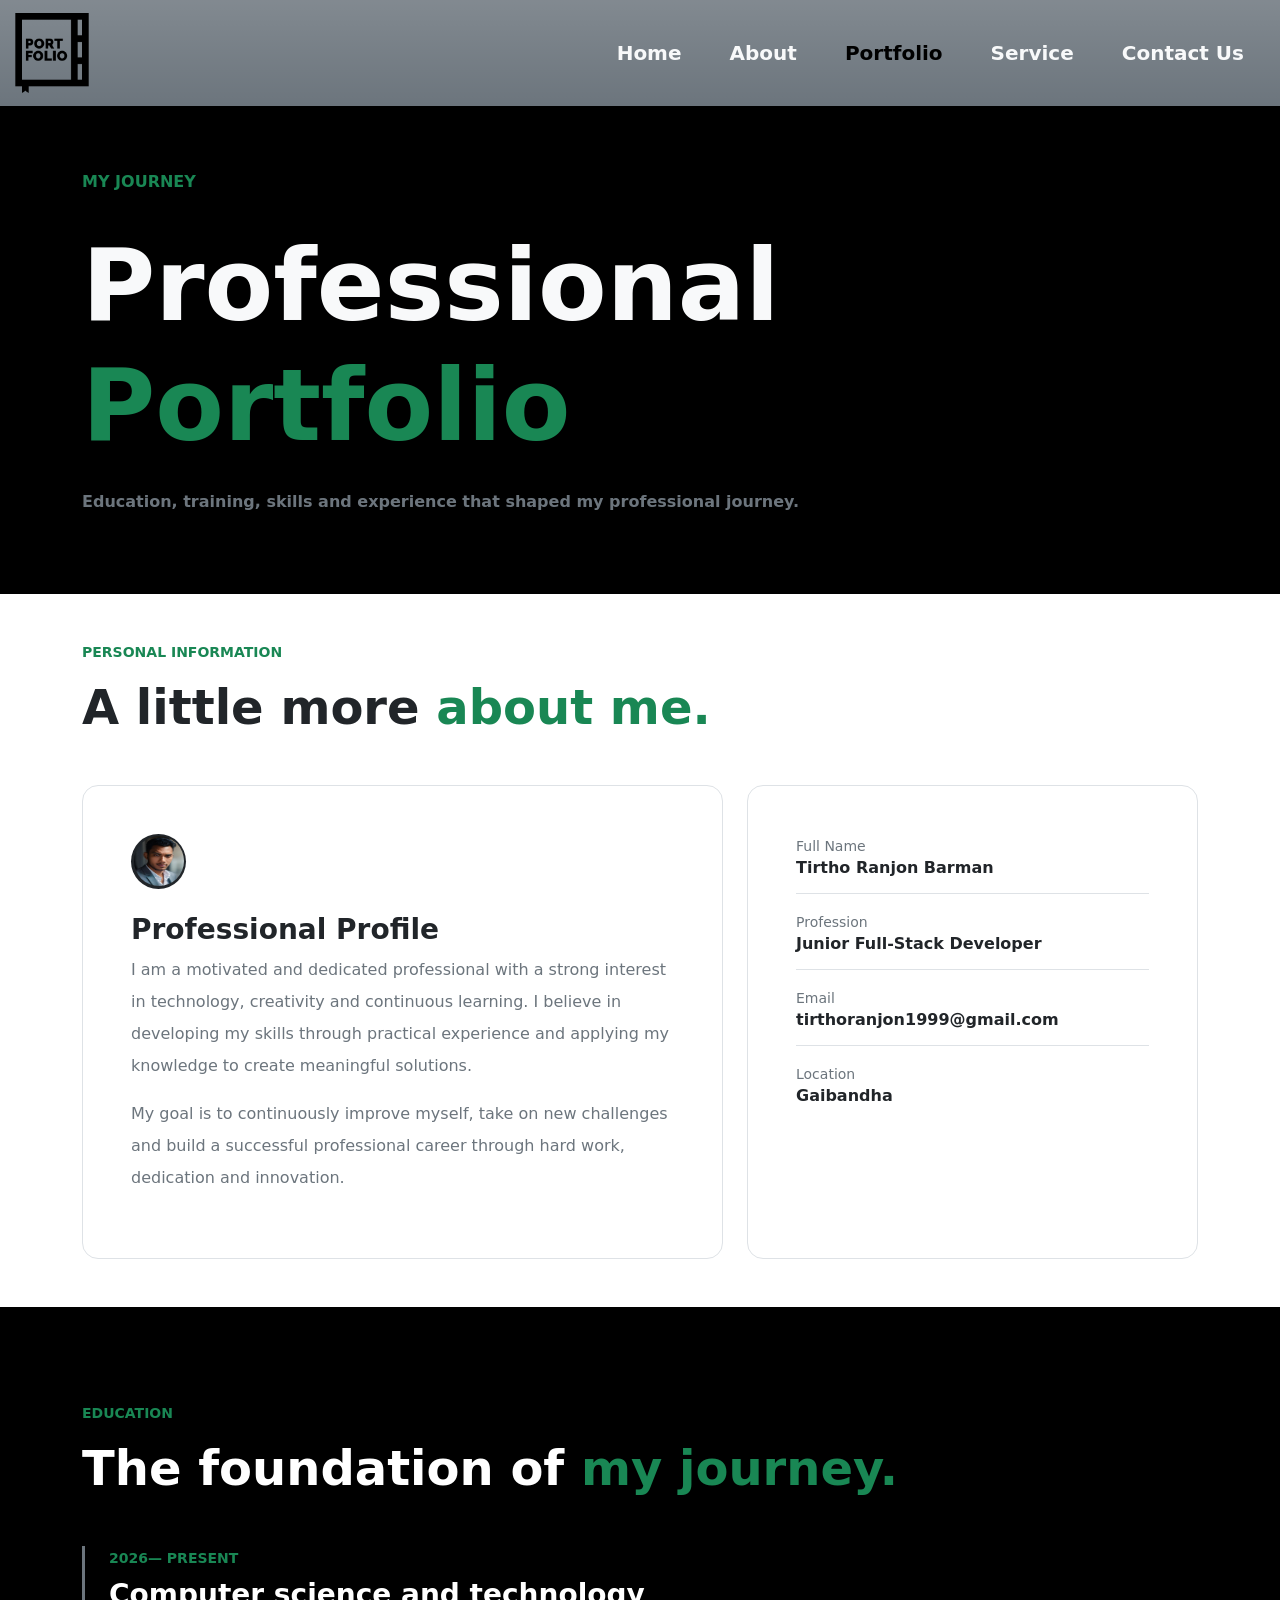
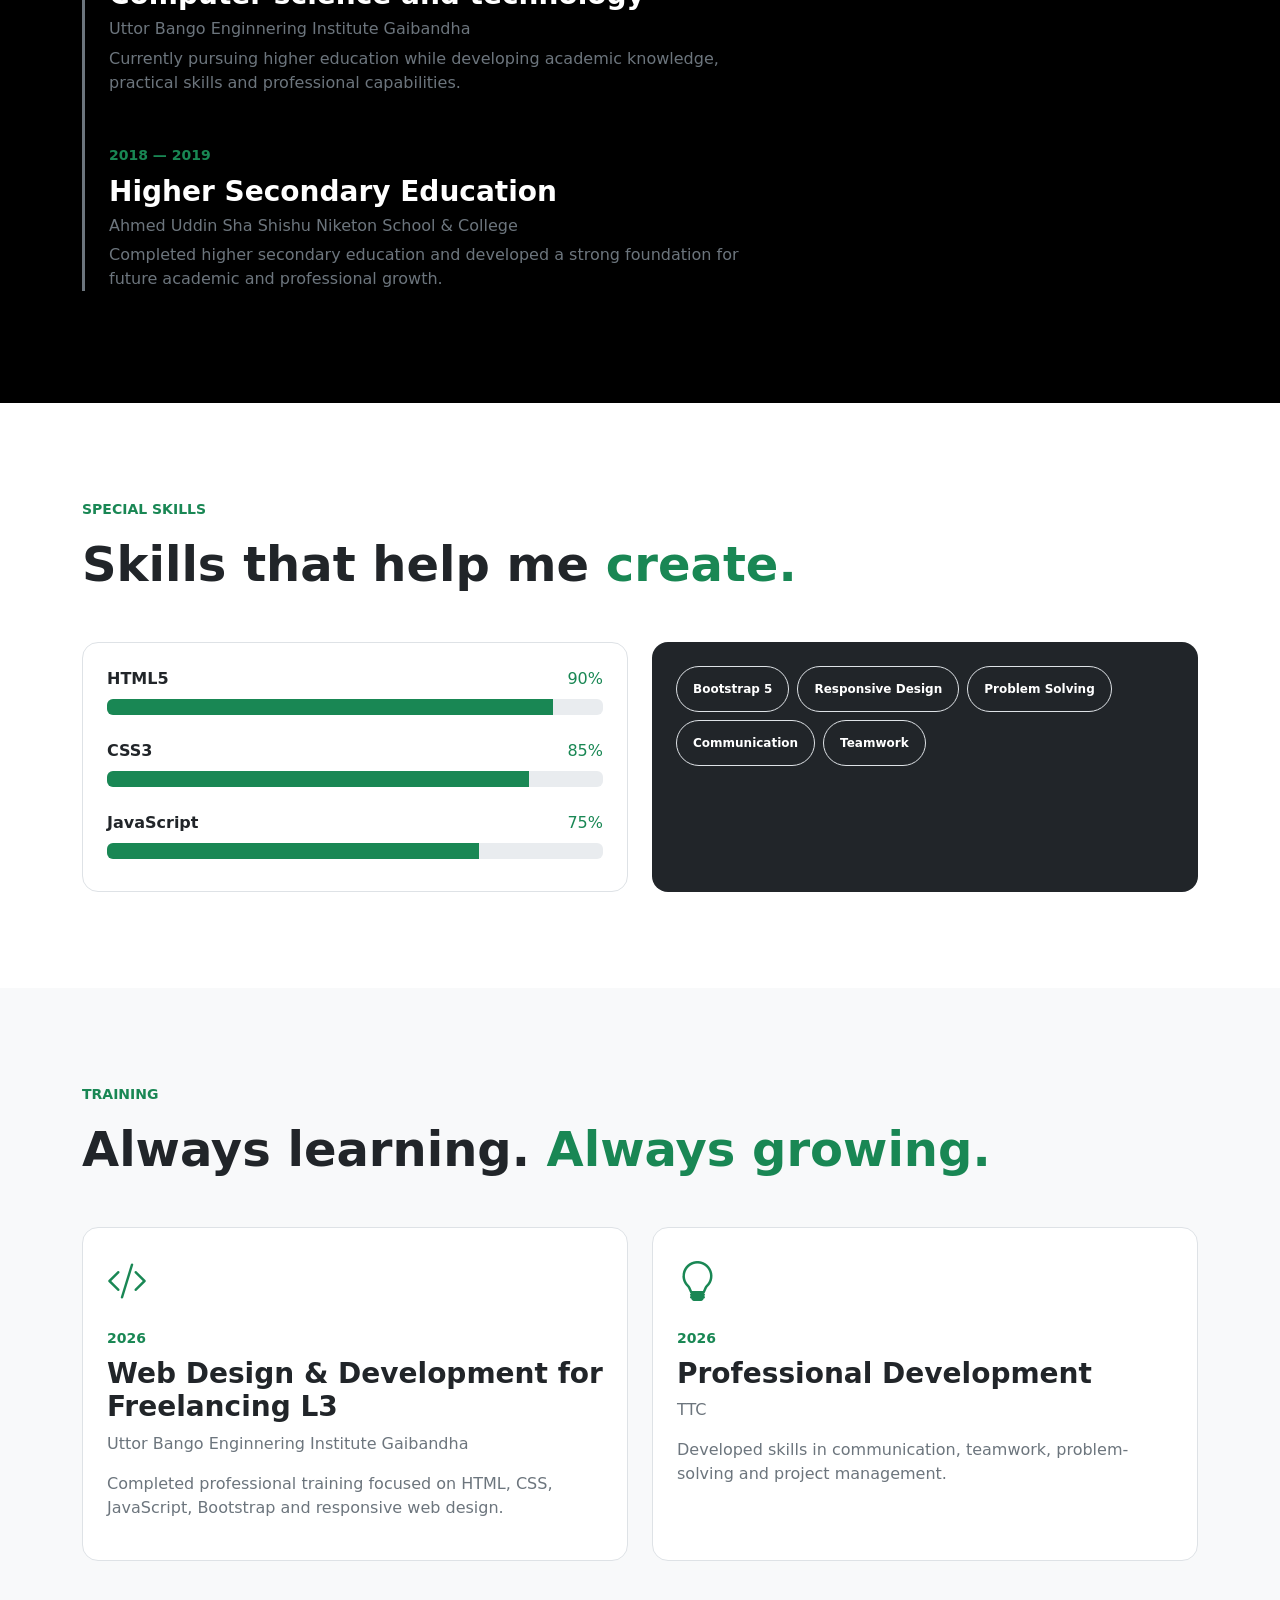
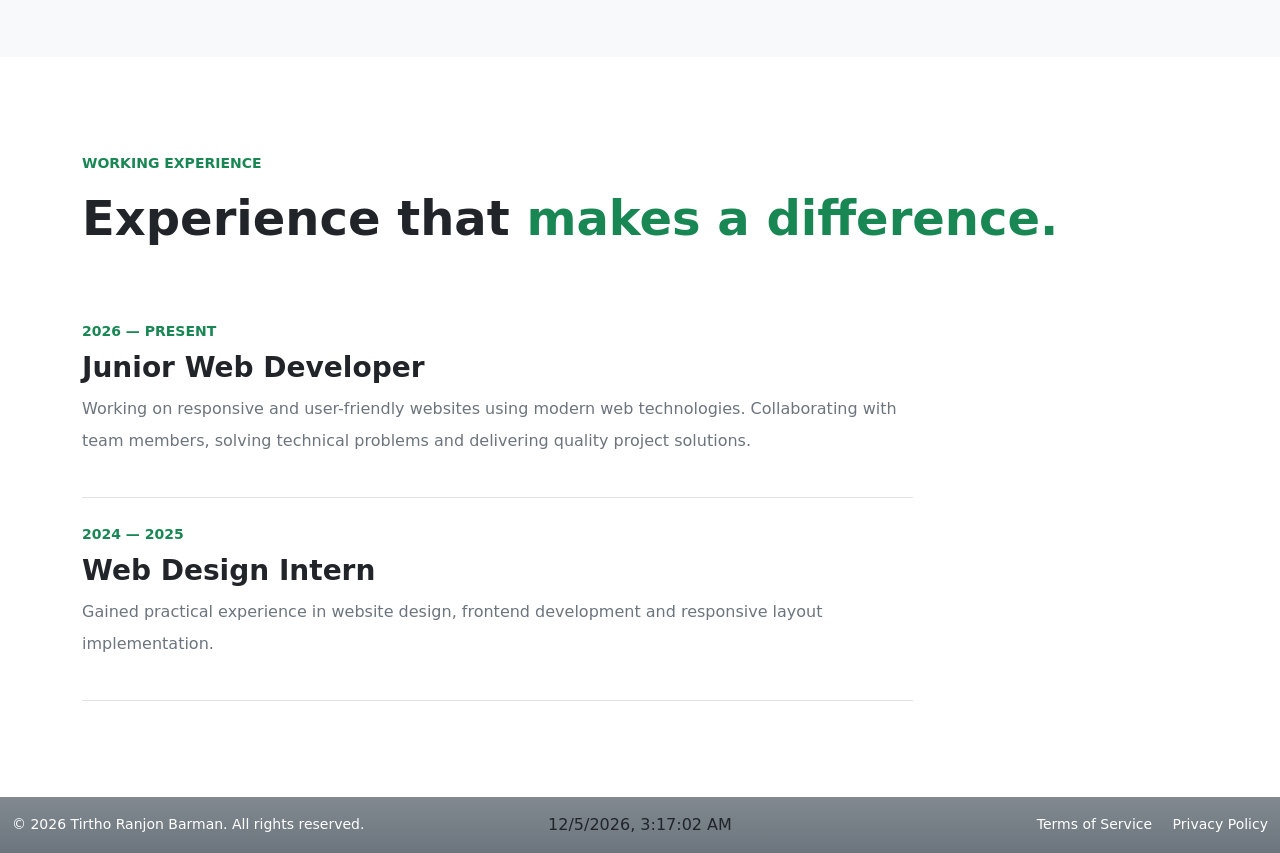
<file: portfolio.html>
<!doctype html>
<html lang="en">
    <head>
        <meta charset="utf-8">
        <meta name="viewport" content="width=device-width, initial-scale=1">
        <title>Tirtho Portfolio</title>
        <link
            href="https://cdn.jsdelivr.net/npm/bootstrap@5.3.3/dist/css/bootstrap.min.css"
            rel="stylesheet"
            integrity="sha384-QWTKZyjpPEjISv5WaRU9OFeRpok6YctnYmDr5pNlyT2bRjXh0JMhjY6hW+ALEwIH"
            crossorigin="anonymous">
        <link rel="stylesheet"
            href="https://cdn.jsdelivr.net/npm/bootstrap-icons@1.11.3/font/bootstrap-icons.min.css">
        <link rel="stylesheet" href="./assets/css/style.css">
    </head>
    <body>
        <header id="header-section" class="bg-gradient bg-secondary">
            <div class="container-fluid p-0">
                <nav class="navbar navbar-expand-lg">
                    <div class="container-fluid">
                        <a class="navbar-brand" href="#"><img
                                src="./assets/img/logo.png" alt width="80px"
                                height="80px"></a>
                        <button class="navbar-toggler" type="button"
                            data-bs-toggle="collapse"
                            data-bs-target="#navbarNav"
                            aria-controls="navbarNav" aria-expanded="false"
                            aria-label="Toggle navigation">
                            <span class="navbar-toggler-icon"></span>
                        </button>
                        <div class="collapse navbar-collapse" id="navbarNav">
                            <ul class="navbar-nav ms-auto">
                                <li class="nav-item">
                                    <a
                                        class="nav-link   fs-5 fw-bold mx-3 text-light"
                                        aria-current="page"
                                        href="index.html">Home</a>
                                </li>

                                <li class="nav-item">
                                    <a class="nav-link fs-5 fw-bold mx-3 text-light"
                                        href="about.html">About</a>
                                </li>
                                <li class="nav-item">
                                    <a class="nav-link fs-5 fw-bold mx-3 active text-light"
                                        href="portfolio.html">Portfolio</a>
                                </li>
                                <li class="nav-item">
                                    <a class="nav-link fs-5 fw-bold mx-3 text-light"
                                        href="service.html">Service</a>
                                </li>
                                <li class="nav-item">
                                    <a class="nav-link fs-5 fw-bold mx-3 text-light"
                                        href="contact.html">Contact Us</a>
                                </li>
                            </ul>
                        </div>
                    </div>
                </nav>
            </div>
        </header>

        <section id="breadcamb-section" class="bg-black py-5">
            <div class="container">
                <div class=" text-light ">
                    <p class="py-3 text-success fw-bolder">MY JOURNEY</p>
                    <h1 class="fw-bolder" style="font-size: 100px;">Professional
                        <span class="text-success ">Portfolio</span></h1>
                    <p class="py-3 text-secondary fw-bold">Education, training,
                        skills and experience that shaped my professional
                        journey.</p>
                </div>
            </div>
        </section>

        <!-- Work Experience Timeline -->
        <section id="personal-information" class="py-5">

            <div class="container ">

                <div class="mb-5">

                    <p class="text-success fw-bold small">
                        PERSONAL INFORMATION
                    </p>

                    <h2 class="display-5 fw-bold">
                        A little more
                        <span class="text-success">about me.</span>
                    </h2>

                </div>

                <div class="row g-4">

                    <!-- Profile Text -->
                    <div class="col-lg-7">

                        <div class="bg-white border rounded-4 p-5 h-100">

                            <div class="bg-dark text-success rounded-circle
                                        d-flex align-items-center justify-content-center
                                        mb-4"
                                style="width: 55px; height: 55px;">
                                <img
                                    src="./assets/img/photo_2024-08-25_20-53-10.jpg"
                                    alt width="50px" height="50px"
                                    class="rounded-circle">

                            </div>

                            <h3 class="fw-bold">
                                Professional Profile
                            </h3>

                            <p class="text-secondary lh-lg">
                                I am a motivated and dedicated professional with
                                a strong
                                interest in technology, creativity and
                                continuous learning.
                                I believe in developing my skills through
                                practical experience
                                and applying my knowledge to create meaningful
                                solutions.
                            </p>

                            <p class="text-secondary lh-lg">
                                My goal is to continuously improve myself, take
                                on new
                                challenges and build a successful professional
                                career through
                                hard work, dedication and innovation.
                            </p>

                        </div>

                    </div>

                    <!-- Biodata -->
                    <div class="col-lg-5">

                        <div class="bg-white border rounded-4 p-5 h-100">

                            <div class="border-bottom pb-3 mb-3">

                                <small class="text-secondary">
                                    Full Name
                                </small>

                                <h6 class="fw-bold mb-0">
                                    Tirtho Ranjon Barman
                                </h6>

                            </div>

                            <div class="border-bottom pb-3 mb-3">

                                <small class="text-secondary">
                                    Profession
                                </small>

                                <h6 class="fw-bold mb-0">
                                    Junior Full-Stack Developer
                                </h6>

                            </div>

                            <div class="border-bottom pb-3 mb-3">

                                <small class="text-secondary">
                                    Email
                                </small>

                                <h6 class="fw-bold mb-0">
                                    tirthoranjon1999@gmail.com
                                </h6>

                            </div>

                            <div>

                                <small class="text-secondary">
                                    Location
                                </small>

                                <h6 class="fw-bold mb-0">
                                    Gaibandha
                                </h6>

                            </div>

                        </div>

                    </div>

                </div>

            </div>

        </section>

        <section id="education" class="bg-black text-white py-5">

            <div class="container py-5">

                <p class="text-success fw-bold small">
                     EDUCATION
                </p>

                <h2 class="display-5 fw-bold mb-5">
                    The foundation of
                    <span class="text-success">my journey.</span>
                </h2>

                <div class="border-start border-secondary border-3 ps-4">

                    <div class="mb-5">

                        <small class="text-success fw-bold">
                            2026— PRESENT
                        </small>

                        <h3 class="fw-bold mt-2">
                            Computer science and technology
                        </h3>

                        <h6 class="text-secondary">
                            Uttor Bango Enginnering Institute Gaibandha
                        </h6>

                        <p class="text-secondary col-lg-7">
                            Currently pursuing higher education while developing
                            academic knowledge, practical skills and
                            professional
                            capabilities.
                        </p>

                    </div>

                    <div>

                        <small class="text-success fw-bold">
                            2018 — 2019
                        </small>

                        <h3 class="fw-bold mt-2">
                            Higher Secondary Education
                        </h3>

                        <h6 class="text-secondary">
                            Ahmed Uddin Sha Shishu Niketon School & College
                        </h6>

                        <p class="text-secondary col-lg-7">
                            Completed higher secondary education and developed a
                            strong foundation for future academic and
                            professional growth.
                        </p>

                    </div>

                </div>

            </div>

        </section>

        <section id="skills" class="py-5">

            <div class="container py-5">

                <p class="text-success fw-bold small">
                    SPECIAL SKILLS
                </p>

                <h2 class="display-5 fw-bold mb-5">
                    Skills that help me
                    <span class="text-success">create.</span>
                </h2>

                <div class="row g-4">

                    <!-- Progress Skills -->
                    <div class="col-lg-6">

                        <div class="border rounded-4 p-4">

                            <div class="d-flex justify-content-between">
                                <span class="fw-bold">HTML5</span>
                                <span class="text-success">90%</span>
                            </div>

                            <div class="progress my-2">
                                <div class="progress-bar bg-success"
                                    style="width: 90%">
                                </div>
                            </div>

                            <div class="d-flex justify-content-between mt-4">
                                <span class="fw-bold">CSS3</span>
                                <span class="text-success">85%</span>
                            </div>

                            <div class="progress my-2">
                                <div class="progress-bar bg-success"
                                    style="width: 85%">
                                </div>
                            </div>

                            <div class="d-flex justify-content-between mt-4">
                                <span class="fw-bold">JavaScript</span>
                                <span class="text-success">75%</span>
                            </div>

                            <div class="progress my-2">
                                <div class="progress-bar bg-success"
                                    style="width: 75%">
                                </div>
                            </div>

                        </div>

                    </div>

                    <!-- Skill Tags -->
                    <div class="col-lg-6">

                        <div class="bg-dark rounded-4 p-4 h-100">

                            <div class="d-flex flex-wrap gap-2">

                                <span class="badge rounded-pill border p-3">
                                    Bootstrap 5
                                </span>

                                <span class="badge rounded-pill border p-3">
                                    Responsive Design
                                </span>

                                <span class="badge rounded-pill border p-3">
                                    Problem Solving
                                </span>

                                <span class="badge rounded-pill border p-3">
                                    Communication
                                </span>

                                <span class="badge rounded-pill border p-3">
                                    Teamwork
                                </span>

                            </div>

                        </div>

                    </div>

                </div>

            </div>

        </section>

        <!-- Training Information -->
        <section id="training" class="bg-light py-5">

            <div class="container py-5">

                <p class="text-success fw-bold small">
                     TRAINING
                </p>

                <h2 class="display-5 fw-bold mb-5">
                    Always learning.
                    <span class="text-success">Always growing.</span>
                </h2>

                <div class="row g-4">

                    <div class="col-md-6">

                        <div class="bg-white border rounded-4 p-4 h-100">

                            <i class="bi bi-code-slash fs-1 text-success"></i>

                            <small class="d-block text-success fw-bold mt-3">
                                2026
                            </small>

                            <h3 class="fw-bold mt-2">
                                Web Design & Development for Freelancing L3
                            </h3>

                            <p class="text-secondary">
                                Uttor Bango Enginnering Institute Gaibandha
                            </p>

                            <p class="text-secondary">
                                Completed professional training focused on HTML,
                                CSS, JavaScript, Bootstrap and responsive web
                                design.
                            </p>

                        </div>

                    </div>

                    <div class="col-md-6">

                        <div class="bg-white border rounded-4 p-4 h-100">

                            <i class="bi bi-lightbulb fs-1 text-success"></i>

                            <small class="d-block text-success fw-bold mt-3">
                                2026
                            </small>

                            <h3 class="fw-bold mt-2">
                                Professional Development
                            </h3>

                            <p class="text-secondary">
                                TTC
                            </p>

                            <p class="text-secondary">
                                Developed skills in communication, teamwork,
                                problem-solving and project management.
                            </p>

                        </div>

                    </div>

                </div>

            </div>

        </section>

        <!-- Working Experience -->

        <section id="experience" class="py-5">

            <div class="container py-5">

                <p class="text-success fw-bold small">
                     WORKING EXPERIENCE
                </p>

                <h2 class="display-5 fw-bold mb-5">
                    Experience that
                    <span class="text-success">makes a difference.</span>
                </h2>

                <div class="row">

                    <div class="col-lg-9">

                        <div class="border-bottom py-4">

                            <small class="text-success fw-bold">
                                2026 — PRESENT
                            </small>

                            <h3 class="fw-bold mt-2">
                                Junior Web Developer
                            </h3>

                        

                            <p class="text-secondary lh-lg">
                                Working on responsive and user-friendly websites
                                using modern web technologies. Collaborating
                                with
                                team members, solving technical problems and
                                delivering
                                quality project solutions.
                            </p>

                        </div>

                        <div class="border-bottom py-4">

                            <small class="text-success fw-bold">
                                2024 — 2025
                            </small>

                            <h3 class="fw-bold mt-2">
                                Web Design Intern
                            </h3>

                            

                            <p class="text-secondary lh-lg">
                                Gained practical experience in website design,
                                frontend development and responsive layout
                                implementation.
                            </p>

                        </div>

                    </div>

                </div>

            </div>

        </section>

        <footer class="bg-gradient bg-secondary py-3">
            <div class="container-fluid">
                <div class="row align-items-center">
                    <div
                        class="col-md-4 text-center text-md-start small text-white mb-3 mb-md-0">
                        &copy; 2026 Tirtho Ranjon Barman. All rights reserved.
                    </div>

                    <div id="time" class="col-md-4 text-center">time</div>
                    <div class="col-md-4 text-center text-md-end small">
                        <a href="#"
                            class="text-white text-decoration-none me-3 hover-white">Terms
                            of Service</a>
                        <a href="#"
                            class="text-white text-decoration-none hover-white">Privacy
                            Policy</a>
                    </div>
                </div>
            </div>
        </footer>
        <script src="./assets/js/main.js"></script>
        <script
            src="https://cdn.jsdelivr.net/npm/bootstrap@5.2.3/dist/js/bootstrap.bundle.min.js"
            integrity="sha384-kenU1KFdBIe4zVF0s0G1M5b4hcpxyD9F7jL+jjXkk+Q2h455rYXK/7HAuoJl+0I4"
            crossorigin="anonymous"></script>
    </body>
</html>
</file>
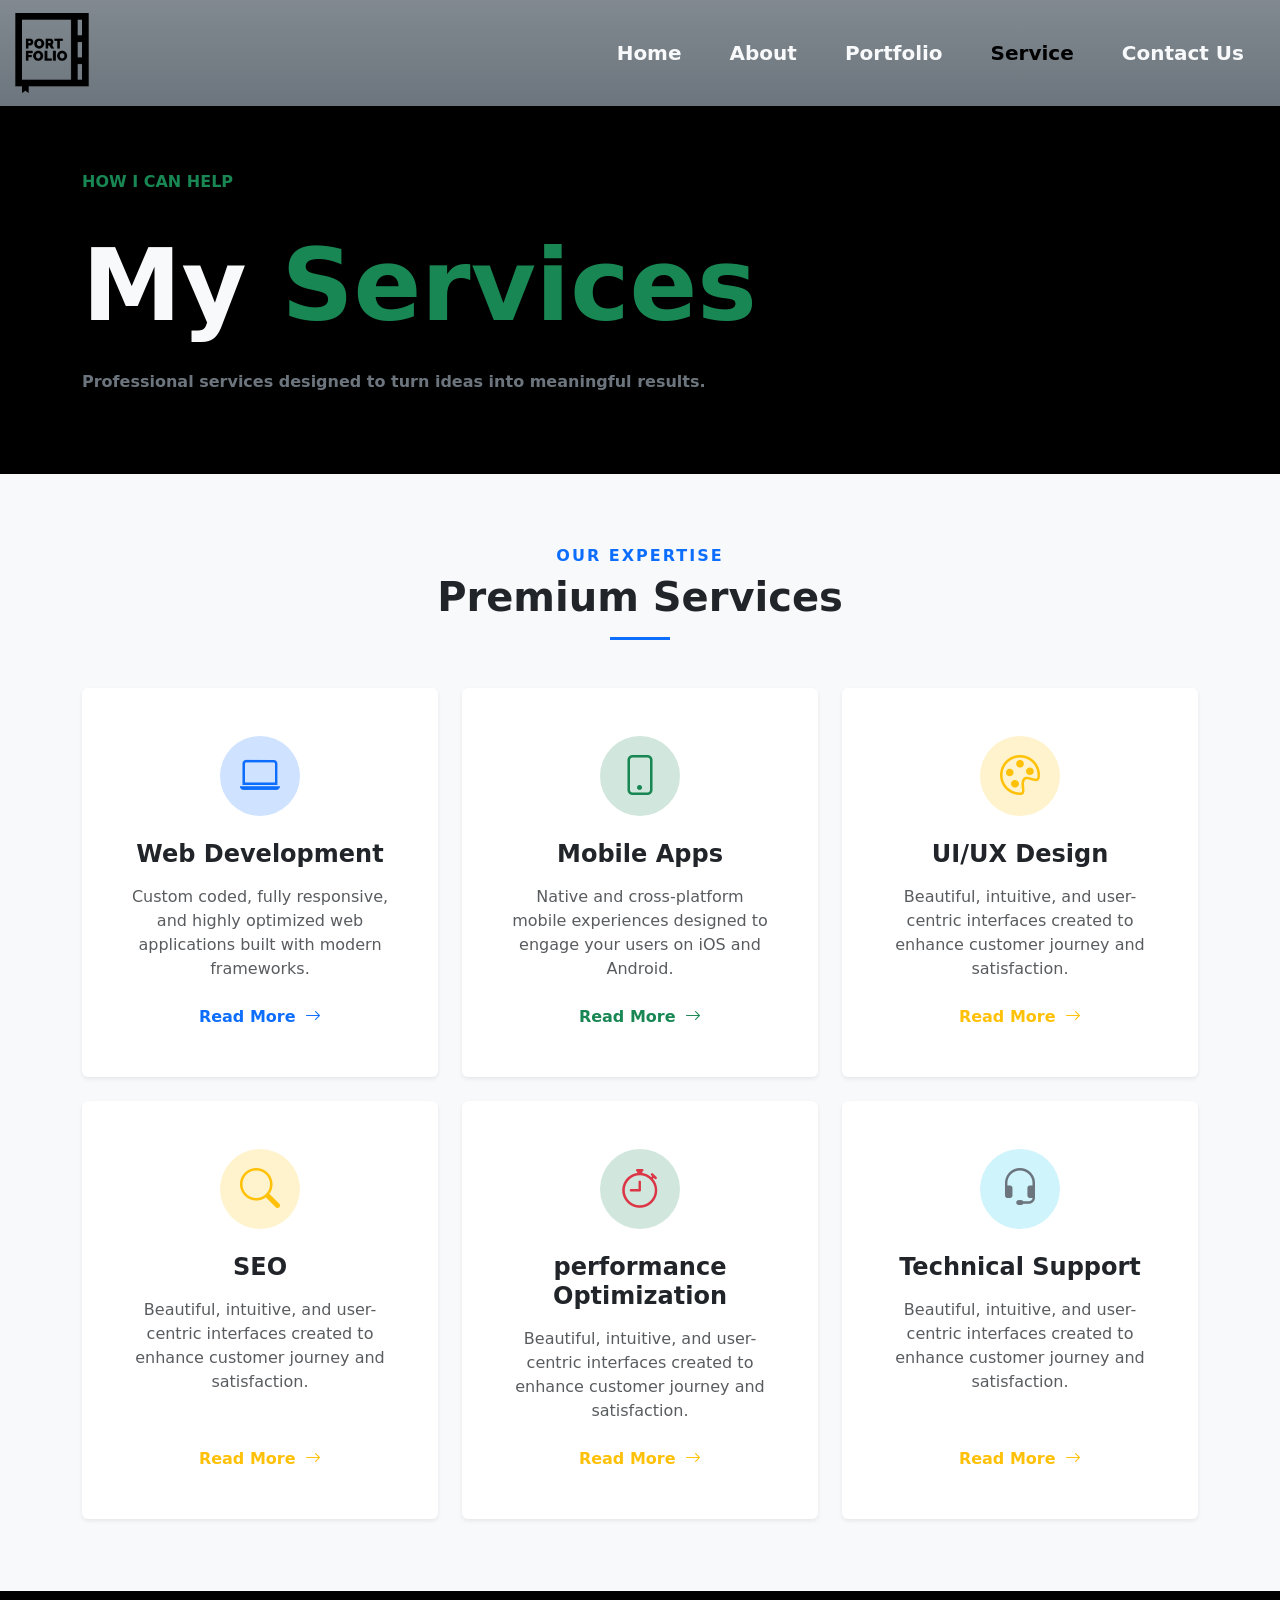
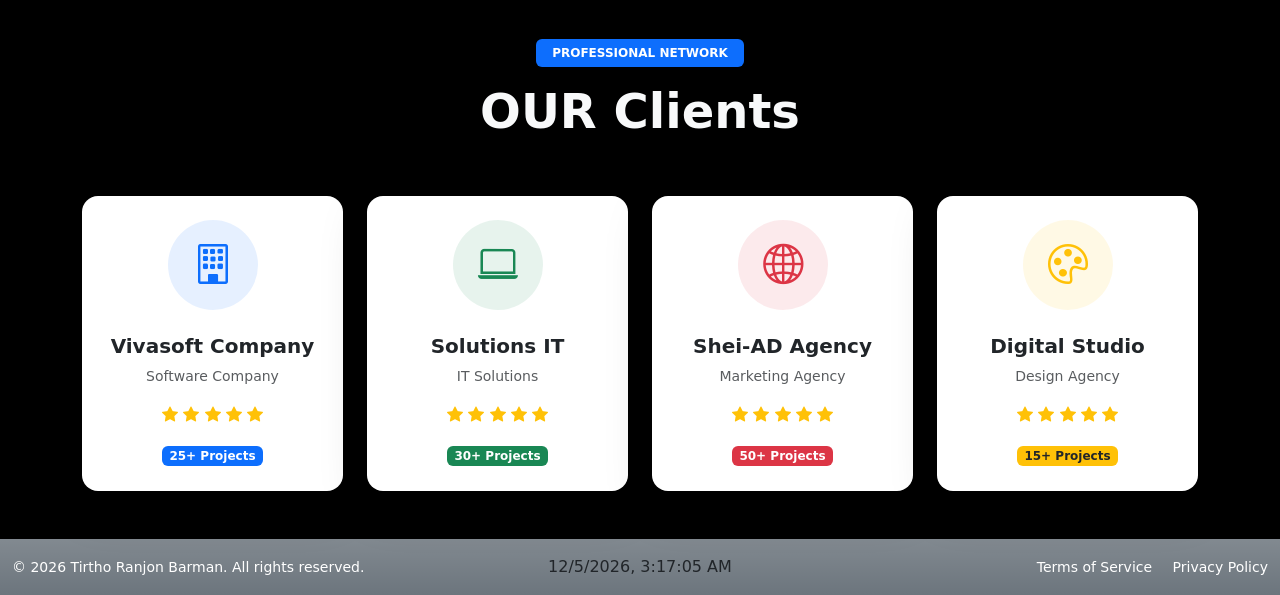
<file: service.html>
<!doctype html>
<html lang="en">
    <head>
        <meta charset="utf-8">
        <meta name="viewport" content="width=device-width, initial-scale=1">
        <title>Tirtho Portfolio</title>
        <link
            href="https://cdn.jsdelivr.net/npm/bootstrap@5.3.3/dist/css/bootstrap.min.css"
            rel="stylesheet"
            integrity="sha384-QWTKZyjpPEjISv5WaRU9OFeRpok6YctnYmDr5pNlyT2bRjXh0JMhjY6hW+ALEwIH"
            crossorigin="anonymous">
        <link rel="stylesheet"
            href="https://cdn.jsdelivr.net/npm/bootstrap-icons@1.11.3/font/bootstrap-icons.min.css">
        <link rel="stylesheet" href="./assets/css/style.css">
    </head>
    <body>
        <header id="header-section" class="bg-gradient bg-secondary">
            <div class="container-fluid p-0">
                <nav class="navbar navbar-expand-lg">
                    <div class="container-fluid">
                        <a class="navbar-brand" href="#"><img
                                src="./assets/img/logo.png" alt width="80px"
                                height="80px"></a>
                        <button class="navbar-toggler" type="button"
                            data-bs-toggle="collapse"
                            data-bs-target="#navbarNav"
                            aria-controls="navbarNav" aria-expanded="false"
                            aria-label="Toggle navigation">
                            <span class="navbar-toggler-icon"></span>
                        </button>
                        <div class="collapse navbar-collapse" id="navbarNav">
                            <ul class="navbar-nav ms-auto">
                                <li class="nav-item">
                                    <a
                                        class="nav-link   fs-5 fw-bold mx-3  text-light"
                                        aria-current="page"
                                        href="index.html">Home</a>
                                </li>

                                <li class="nav-item">
                                    <a class="nav-link fs-5 fw-bold mx-3  text-light"
                                        href="about.html">About</a>
                                </li>
                                <li class="nav-item">
                                    <a class="nav-link fs-5 fw-bold mx-3 text-light"
                                        href="portfolio.html">Portfolio</a>
                                </li>
                                <li class="nav-item">
                                    <a class="nav-link fs-5 fw-bold mx-3 active  text-light"
                                        href="service.html">Service</a>
                                </li>
                                <li class="nav-item">
                                    <a class="nav-link fs-5 fw-bold mx-3  text-light"
                                        href="contact.html">Contact Us</a>
                                </li>
                            </ul>
                        </div>
                    </div>
                </nav>
            </div>
        </header>

        <section id="breadcamb-section" class="bg-black py-5">
            <div class="container">
                <div class=" text-light ">
                    <p class="py-3 text-success fw-bolder">HOW I CAN HELP</p>
                    <h1 class="fw-bolder" style="font-size: 100px;">My <span
                            class="text-success ">Services </span></h1>
                    <p class="py-3 text-secondary fw-bold">Professional services
                        designed to turn ideas into meaningful results.</p>
                </div>
            </div>
        </section>

        <!-- Services Section -->
        <section id="service" class="py-5 bg-light">
            <div class="container py-4">
                <!-- Section Title -->
                <div class="text-center mb-5">
                    <h6 class="text-primary fw-bold text-uppercase"
                        style="letter-spacing: 2px;">Our Expertise</h6>
                    <h2 class="display-6 fw-bold">Premium Services</h2>
                    <div class="mx-auto mt-3 bg-primary"
                        style="width: 60px; height: 3px;"></div>
                </div>

                <!-- Services Grid -->
                <div class="row g-4">
                    <!-- Service 1 -->
                    <div class="col-lg-4 col-md-6">
                        <div
                            class="card h-100 border-0 shadow-sm service-card text-center p-4 p-xl-5">
                            <div
                                class="bg-primary-subtle text-primary rounded-circle mx-auto mb-4 d-flex align-items-center justify-content-center"
                                style="width: 80px; height: 80px;">
                                <i class="bi bi-laptop fs-1"></i>
                            </div>
                            <h4 class="fw-bold mb-3">Web Development</h4>
                            <p class="text-muted mb-4">Custom coded, fully
                                responsive, and highly optimized web
                                applications built with modern frameworks.</p>
                            <a href="#"
                                class="text-primary fw-bold text-decoration-none mt-auto">Read
                                More <i class="bi bi-arrow-right ms-1"></i></a>
                        </div>
                    </div>

                    <!-- Service 2 -->
                    <div class="col-lg-4 col-md-6">
                        <div
                            class="card h-100 border-0 shadow-sm service-card text-center p-4 p-xl-5">
                            <div
                                class="bg-success-subtle text-success rounded-circle mx-auto mb-4 d-flex align-items-center justify-content-center"
                                style="width: 80px; height: 80px;">
                                <i class="bi bi-phone fs-1"></i>
                            </div>
                            <h4 class="fw-bold mb-3">Mobile Apps</h4>
                            <p class="text-muted mb-4">Native and cross-platform
                                mobile experiences designed to engage your users
                                on iOS and Android.</p>
                            <a href="#"
                                class="text-success fw-bold text-decoration-none mt-auto">Read
                                More <i class="bi bi-arrow-right ms-1"></i></a>
                        </div>
                    </div>

                    <!-- Service 3 -->
                    <div class="col-lg-4 col-md-6">
                        <div
                            class="card h-100 border-0 shadow-sm service-card text-center p-4 p-xl-5">
                            <div
                                class="bg-warning-subtle text-warning rounded-circle mx-auto mb-4 d-flex align-items-center justify-content-center"
                                style="width: 80px; height: 80px;">
                                <i class="bi bi-palette fs-1"></i>
                            </div>
                            <h4 class="fw-bold mb-3">UI/UX Design</h4>
                            <p class="text-muted mb-4">Beautiful, intuitive, and
                                user-centric interfaces created to enhance
                                customer journey and satisfaction.</p>
                            <a href="#"
                                class="text-warning fw-bold text-decoration-none mt-auto">Read
                                More <i class="bi bi-arrow-right ms-1"></i></a>
                        </div>
                    </div>

                    <div class="col-lg-4 col-md-6">
                        <div
                            class="card h-100 border-0 shadow-sm service-card text-center p-4 p-xl-5">
                            <div
                                class="bg-warning-subtle text-warning rounded-circle mx-auto mb-4 d-flex align-items-center justify-content-center"
                                style="width: 80px; height: 80px;">
                               <i class="bi bi-search fs-1"></i>
                            </div>
                            <h4 class="fw-bold mb-3">SEO</h4>
                            <p class="text-muted mb-4">Beautiful, intuitive, and
                                user-centric interfaces created to enhance
                                customer journey and satisfaction.</p>
                            <a href="#"
                                class="text-warning fw-bold text-decoration-none mt-auto">Read
                                More <i class="bi bi-arrow-right ms-1"></i></a>
                        </div>
                    </div>


                      <div class="col-lg-4 col-md-6">
                        <div
                            class="card h-100 border-0 shadow-sm service-card text-center p-4 p-xl-5">
                            <div
                                class="bg-success-subtle text-danger rounded-circle mx-auto mb-4 d-flex align-items-center justify-content-center"
                                style="width: 80px; height: 80px;">
                               <i class="bi bi-stopwatch fs-1"></i>
                            </div>
                            <h4 class="fw-bold mb-3">performance Optimization</h4>
                            <p class="text-muted mb-4">Beautiful, intuitive, and
                                user-centric interfaces created to enhance
                                customer journey and satisfaction.</p>
                            <a href="#"
                                class="text-warning fw-bold text-decoration-none mt-auto">Read
                                More <i class="bi bi-arrow-right ms-1"></i></a>
                        </div>
                    </div>

                     <div class="col-lg-4 col-md-6">
                        <div
                            class="card h-100 border-0 shadow-sm service-card text-center p-4 p-xl-5">
                            <div
                                class="bg-info-subtle text-secondary rounded-circle mx-auto mb-4 d-flex align-items-center justify-content-center"
                                style="width: 80px; height: 80px;">
                               <i class="bi bi-headset fs-1"></i>
                            </div>
                            <h4 class="fw-bold mb-3">Technical Support</h4>
                            <p class="text-muted mb-4">Beautiful, intuitive, and
                                user-centric interfaces created to enhance
                                customer journey and satisfaction.</p>
                            <a href="#"
                                class="text-warning fw-bold text-decoration-none mt-auto">Read
                                More <i class="bi bi-arrow-right ms-1"></i></a>
                        </div>
                    </div>
                </div>
            </div>
        </section>

                <!-- existiong client section  -->
        <section id="existing-clint" class="py-5 bg-black">

            <div class="container">

                <!-- Section Heading -->

                <div class="row justify-content-center mb-5">

                    <div class="col-lg-7 text-center">

                        <span class="badge bg-primary px-3 py-2 mb-3">
                            PROFESSIONAL NETWORK
                        </span>

                        <h2 class="display-5 fw-bold text-light">
                            OUR Clients
                        </h2>

                        <!-- <p class="text-secondary">
                            Proud to collaborate with businesses, startups and
                            organizations
                            by delivering modern and reliable web solutions.
                        </p> -->

                    </div>

                </div>

                <!-- Client Cards -->

                <div class="row g-4">

                    <!-- Client 1 -->

                    <div class="col-lg-3 col-md-6">

                        <div class="card border-0 shadow-lg rounded-4 h-100">

                            <div class="card-body text-center p-4">

                                <div
                                    class="bg-primary bg-opacity-10 rounded-circle d-inline-flex justify-content-center align-items-center mb-4"
                                    style="width:90px;height:90px;">

                                    <i
                                        class="bi bi-building fs-1 text-primary"></i>

                                </div>

                                <h5 class="fw-bold">
                                    Vivasoft Company
                                </h5>

                                <p class="text-muted small">
                                    Software Company
                                </p>

                                <div class="text-warning mb-3">
                                    <i class="bi bi-star-fill"></i>
                                    <i class="bi bi-star-fill"></i>
                                    <i class="bi bi-star-fill"></i>
                                    <i class="bi bi-star-fill"></i>
                                    <i class="bi bi-star-fill"></i>
                                </div>

                                <span class="badge bg-primary">
                                    25+ Projects
                                </span>

                            </div>

                        </div>

                    </div>

                    <!-- Client 2 -->

                    <div class="col-lg-3 col-md-6">

                        <div class="card border-0 shadow-lg rounded-4 h-100">

                            <div class="card-body text-center p-4">

                                <div
                                    class="bg-success bg-opacity-10 rounded-circle d-inline-flex justify-content-center align-items-center mb-4"
                                    style="width:90px;height:90px;">

                                    <i
                                        class="bi bi-laptop fs-1 text-success"></i>

                                </div>

                                <h5 class="fw-bold">
                                    Solutions IT
                                </h5>

                                <p class="text-muted small">
                                    IT Solutions
                                </p>

                                <div class="text-warning mb-3">
                                    <i class="bi bi-star-fill"></i>
                                    <i class="bi bi-star-fill"></i>
                                    <i class="bi bi-star-fill"></i>
                                    <i class="bi bi-star-fill"></i>
                                    <i class="bi bi-star-fill"></i>
                                </div>

                                <span class="badge bg-success">
                                    30+ Projects
                                </span>

                            </div>

                        </div>

                    </div>

                    <!-- Client 3 -->

                    <div class="col-lg-3 col-md-6">

                        <div class="card border-0 shadow-lg rounded-4 h-100">

                            <div class="card-body text-center p-4">

                                <div
                                    class="bg-danger bg-opacity-10 rounded-circle d-inline-flex justify-content-center align-items-center mb-4"
                                    style="width:90px;height:90px;">

                                    <i
                                        class="bi bi-globe2 fs-1 text-danger"></i>

                                </div>

                                <h5 class="fw-bold">
                                    Shei-AD Agency
                                </h5>

                                <p class="text-muted small">
                                    Marketing Agency
                                </p>

                                <div class="text-warning mb-3">
                                    <i class="bi bi-star-fill"></i>
                                    <i class="bi bi-star-fill"></i>
                                    <i class="bi bi-star-fill"></i>
                                    <i class="bi bi-star-fill"></i>
                                    <i class="bi bi-star-fill"></i>
                                </div>

                                <span class="badge bg-danger">
                                    50+ Projects
                                </span>

                            </div>

                        </div>

                    </div>

                    <!-- Client 4 -->

                    <div class="col-lg-3 col-md-6">

                        <div class="card border-0 shadow-lg rounded-4 h-100">

                            <div class="card-body text-center p-4">

                                <div
                                    class="bg-warning bg-opacity-10 rounded-circle d-inline-flex justify-content-center align-items-center mb-4"
                                    style="width:90px;height:90px;">

                                    <i
                                        class="bi bi-palette fs-1 text-warning"></i>

                                </div>

                                <h5 class="fw-bold">
                                    Digital Studio
                                </h5>

                                <p class="text-muted small">
                                    Design Agency
                                </p>

                                <div class="text-warning mb-3">
                                    <i class="bi bi-star-fill"></i>
                                    <i class="bi bi-star-fill"></i>
                                    <i class="bi bi-star-fill"></i>
                                    <i class="bi bi-star-fill"></i>
                                    <i class="bi bi-star-fill"></i>
                                </div>

                                <span class="badge bg-warning text-dark">
                                    15+ Projects
                                </span>

                            </div>

                        </div>

                    </div>

                </div>

                

            </div>

        </section>

        <footer class="bg-gradient bg-secondary py-3">
            <div class="container-fluid">
                <div class="row align-items-center">
                    <div
                        class="col-md-4 text-center text-md-start small text-white mb-3 mb-md-0">
                        &copy; 2026 Tirtho Ranjon Barman. All rights reserved.
                    </div>

                    <div id="time" class="col-md-4 text-center">time</div>
                    <div class="col-md-4 text-center text-md-end small">
                        <a href="#"
                            class="text-white text-decoration-none me-3 hover-white">Terms
                            of Service</a>
                        <a href="#"
                            class="text-white text-decoration-none hover-white">Privacy
                            Policy</a>
                    </div>
                </div>
            </div>
        </footer>
        <script src="./assets/js/main.js"></script>
        <script
            src="https://cdn.jsdelivr.net/npm/bootstrap@5.2.3/dist/js/bootstrap.bundle.min.js"
            integrity="sha384-kenU1KFdBIe4zVF0s0G1M5b4hcpxyD9F7jL+jjXkk+Q2h455rYXK/7HAuoJl+0I4"
            crossorigin="anonymous"></script>
    </body>
</html>
</file>
<file: assets/css/style.css>
* {
    margin: 0;
    padding: 0;
    box-sizing: border-box;
}

.tracking-wide {
    letter-spacing: 1.5px;
}

.hover-lift {
    transition: transform 0.3s ease, box-shadow 0.3s ease;
}

.hover-lift:hover {
    transform: translateY(-3px);
    box-shadow: 0 .5rem 1rem rgba(0, 0, 0, .15) !important;
}

.profile-img-wrapper {
    transform: rotate(3deg);
    transition: transform 0.4s cubic-bezier(0.175, 0.885, 0.32, 1.275);
}

.profile-img-wrapper:hover {
    transform: rotate(0deg) scale(1.02);
}

.tracking-wide {
    letter-spacing: 1px;
}

.timeline-dot {
    transition: background-color 0.3s ease, transform 0.3s ease;
}

.timeline-card {
    transition: box-shadow 0.3s ease, transform 0.3s ease;
}

.hover-timeline-item:hover .timeline-dot {
    background-color: var(--bs-primary) !important;
    transform: translateX(-50%) scale(1.2) !important;
}

.hover-timeline-item:hover .timeline-card {
    box-shadow: 0 1rem 3rem rgba(0, 0, 0, .1) !important;
    transform: translateY(-3px);
}

.service-card {
    transition: transform 0.3s ease, box-shadow 0.3s ease;
}

.service-card:hover {
    transform: translateY(-10px);
    box-shadow: 0 1rem 3rem rgba(0, 0, 0, .175) !important;
}
@media (max-width: 768px) {
    #breadcamb-section h1 {
        font-size: 42px !important;
    }
}
.active{
    color: black !important;
}
#header-section li a:hover{
    color: black !important;
    border-bottom: black solid 2px !important;
}
#header-section{
    position: sticky;
    top: 0;
    z-index: 999;
}
</file>
